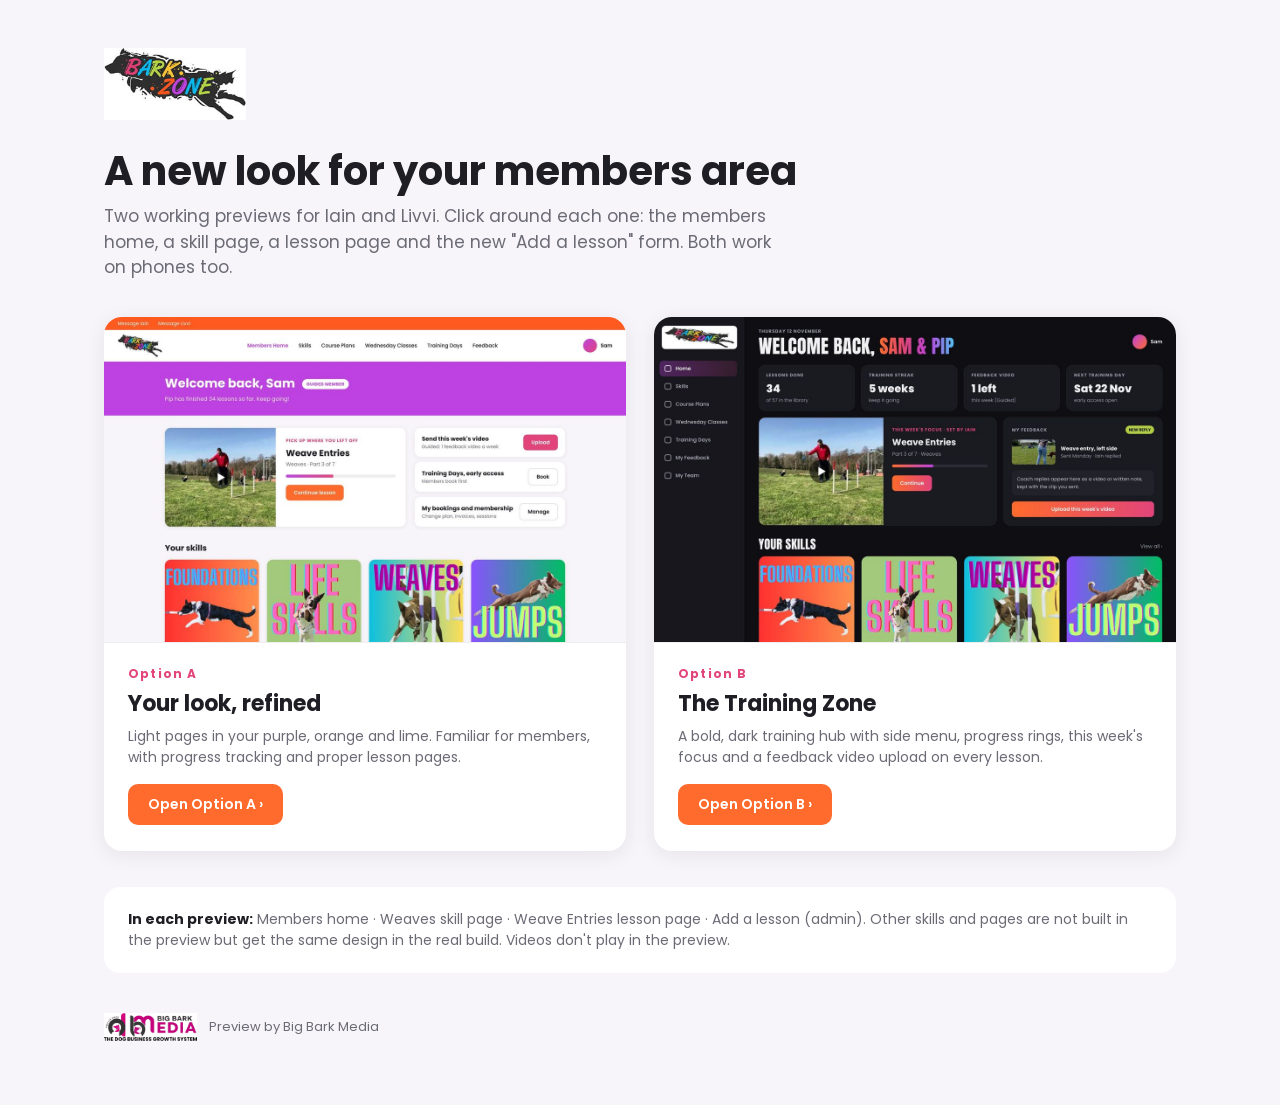
<file: index.html>
<!doctype html><html lang="en-GB"><head><meta charset="utf-8"><meta name="viewport" content="width=device-width, initial-scale=1">
<meta name="robots" content="noindex, nofollow"><title>BarkZone members area preview</title><link rel="preconnect" href="https://fonts.googleapis.com"><link href="https://fonts.googleapis.com/css2?family=Poppins:wght@400;500;600;700;800&family=Anton&display=swap" rel="stylesheet"><link rel="stylesheet" href="assets/demo.css">
<style>body{background:#f7f5f9;color:var(--ink)}.w{max-width:1120px;margin:0 auto;padding:48px 24px 64px}
.hd{display:flex;align-items:center;gap:20px}.hd img{height:72px}h1{font-size:clamp(28px,4vw,40px);line-height:1.15;margin-top:28px}
.lead{color:var(--muted);font-size:17px;max-width:680px;margin-top:10px}
.opts{display:grid;grid-template-columns:1fr 1fr;gap:28px;margin-top:36px}
.opt{background:#fff;border-radius:18px;overflow:hidden;box-shadow:0 4px 20px rgba(40,10,60,.08);transition:transform .2s,box-shadow .2s}
.opt:hover{transform:translateY(-4px);box-shadow:0 12px 32px rgba(40,10,60,.14)}
.opt img{width:100%;aspect-ratio:16/10;object-fit:cover;object-position:top;border-bottom:1px solid #eee}
.ot{padding:22px 24px 26px}.k{font-size:12px;font-weight:700;letter-spacing:.1em;color:var(--pink)}.ot h2{font-size:22px;margin:4px 0 6px}.ot p{color:var(--muted);font-size:14px}
.ot span{display:inline-block;margin-top:16px;background:var(--orange);color:#fff;font-weight:600;font-size:14px;padding:10px 20px;border-radius:10px}
.pages{margin-top:36px;background:#fff;border-radius:16px;padding:22px 24px;font-size:14px;color:var(--muted)}.pages b{color:var(--ink)}
.foot{margin-top:40px;display:flex;align-items:center;gap:12px;font-size:13px;color:var(--muted)}.foot img{height:28px}
@media (max-width:760px){.opts{grid-template-columns:1fr}.w{padding:28px 16px 48px}.hd img{height:56px}}</style></head><body><div class="w">
<div class="hd"><img src="img/logo.png" alt="BarkZone Agility"></div>
<h1>A new look for your members area</h1>
<p class="lead">Two working previews for Iain and Livvi. Click around each one: the members home, a skill page, a lesson page and the new "Add a lesson" form. Both work on phones too.</p>
<div class="opts"><a class="opt" href="a/index.html"><img src="img/preview-a-hub.jpg" alt="Option A preview"><div class="ot"><div class="k">Option A</div><h2>Your look, refined</h2><p>Light pages in your purple, orange and lime. Familiar for members, with progress tracking and proper lesson pages.</p><span>Open Option A ›</span></div></a>
<a class="opt" href="b/index.html"><img src="img/preview-b-hub.jpg" alt="Option B preview"><div class="ot"><div class="k">Option B</div><h2>The Training Zone</h2><p>A bold, dark training hub with side menu, progress rings, this week's focus and a feedback video upload on every lesson.</p><span>Open Option B ›</span></div></a></div>
<div class="pages"><b>In each preview:</b> Members home · Weaves skill page · Weave Entries lesson page · Add a lesson (admin). Other skills and pages are not built in the preview but get the same design in the real build. Videos don't play in the preview.</div>
<div class="foot"><img src="img/bbm-logo.png" alt="">Preview by Big Bark Media</div>
</div></body></html>
</file>
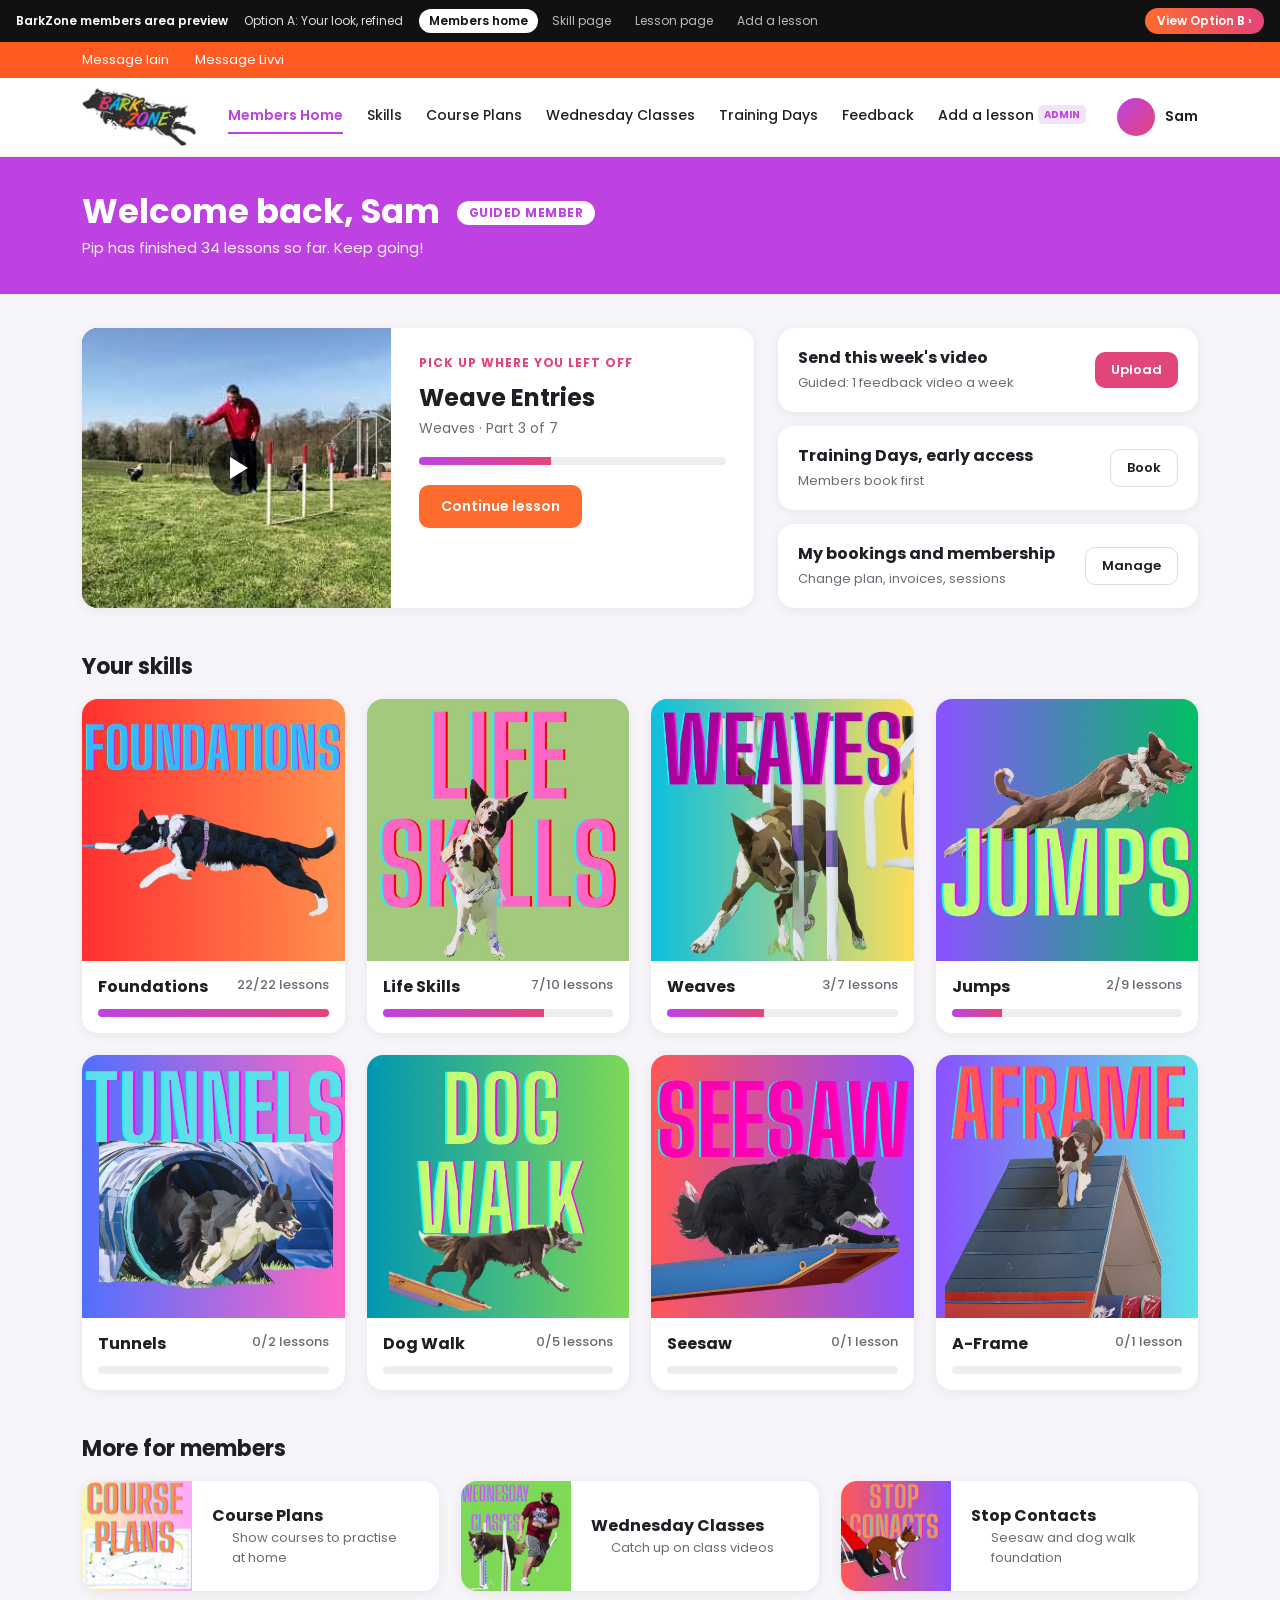
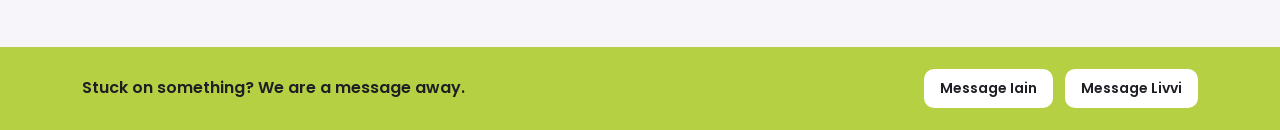
<file: a/index.html>
<!doctype html><html lang="en-GB"><head><meta charset="utf-8">
<meta name="viewport" content="width=device-width, initial-scale=1, viewport-fit=cover">
<meta name="robots" content="noindex, nofollow">
<title>Members home | BarkZone members preview</title><link rel="preconnect" href="https://fonts.googleapis.com"><link href="https://fonts.googleapis.com/css2?family=Poppins:wght@400;500;600;700;800&family=Anton&display=swap" rel="stylesheet">
<link rel="stylesheet" href="../assets/demo.css"><link rel="stylesheet" href="a.css">
</head><body class=""><div class="pv"><a href="../index.html"><b>BarkZone members area preview</b></a><span>Option A: Your look, refined</span><nav><a href="index.html" class="on">Members home</a><a href="weaves.html" class="">Skill page</a><a href="weave-entries.html" class="">Lesson page</a><a href="add-lesson.html" class="">Add a lesson</a></nav><a class="sw" href="../b/index.html">View Option B ›</a></div><div class="obar"><div class="w"><a href="#" data-demo="Opens WhatsApp to message Iain">Message Iain</a><a href="#" data-demo="Opens WhatsApp to message Livvi">Message Livvi</a></div></div><header class="nav"><div class="w"><a href="index.html"><img class="logo" src="../img/logo.png" alt="BarkZone Agility"></a><nav class="links"><a href="index.html" class="on">Members Home</a><a href="index.html#skills" class="">Skills</a><a href="#" class="" data-demo="Not part of this preview. This page gets the same new look in the real build.">Course Plans</a><a href="#" class="" data-demo="Not part of this preview. This page gets the same new look in the real build.">Wednesday Classes</a><a href="#" class="" data-demo="Not part of this preview. This page gets the same new look in the real build.">Training Days</a><a href="#" class="" data-demo="Not part of this preview. This page gets the same new look in the real build.">Feedback</a><a href="add-lesson.html" class="">Add a lesson<span class="adm">ADMIN</span></a></nav><div class="me"><i></i><span>Sam</span></div><button class="burger" data-menu aria-label="Menu">☰</button></div></header><section class="band"><div class="w"><h1>Welcome back, Sam <span class="chip">GUIDED MEMBER</span></h1><p>Pip has finished 34 lessons so far. Keep going!</p></div></section><main><div class="w">
<div class="hero">
 <div class="card cont"><a class="thumb" href="weave-entries.html"><img src="../img/yt_k_3itnoujyc.jpg" alt=""><span class="play"><i></i></span></a>
  <div class="txt"><div class="eyebrow">PICK UP WHERE YOU LEFT OFF</div>
   <div style="font-size:24px;font-weight:700;margin:8px 0 2px">Weave Entries</div><div class="muted" style="font-size:14px">Weaves · Part 3 of 7</div>
   <div class="bar" style="margin:18px 0 20px"><i style="width:43%"></i></div><a class="btn" href="weave-entries.html">Continue lesson</a></div></div>
 <div class="acts">
  <div class="card act"><div><b>Send this week's video</b><small>Guided: 1 feedback video a week</small></div><a class="btn pink sm" href="#" data-demo="Opens your feedback video form">Upload</a></div>
  <div class="card act"><div><b>Training Days, early access</b><small>Members book first</small></div><a class="btn ghost sm" href="#" data-demo="Opens Training Days booking (Amelia)">Book</a></div>
  <div class="card act"><div><b>My bookings and membership</b><small>Change plan, invoices, sessions</small></div><a class="btn ghost sm" href="#" data-demo="Opens the SureCart customer dashboard">Manage</a></div>
 </div>
</div>
<h2 class="sec" id="skills">Your skills</h2>
<div class="tiles"><a class="card tile" href="#" data-demo="This preview only has the Weaves skill built. In the real version every skill gets a page like it."><img src="../img/foundations.jpg" alt="Foundations" loading="lazy"><div class="tx"><div class="row">Foundations<span>22/22 lessons</span></div><div class="bar" style="margin-top:10px"><i style="width:100%"></i></div></div></a><a class="card tile" href="#" data-demo="This preview only has the Weaves skill built. In the real version every skill gets a page like it."><img src="../img/life-skills.jpg" alt="Life Skills" loading="lazy"><div class="tx"><div class="row">Life Skills<span>7/10 lessons</span></div><div class="bar" style="margin-top:10px"><i style="width:70%"></i></div></div></a><a class="card tile" href="weaves.html"><img src="../img/weaves.jpg" alt="Weaves" loading="lazy"><div class="tx"><div class="row">Weaves<span>3/7 lessons</span></div><div class="bar" style="margin-top:10px"><i style="width:42%"></i></div></div></a><a class="card tile" href="#" data-demo="This preview only has the Weaves skill built. In the real version every skill gets a page like it."><img src="../img/jumps.jpg" alt="Jumps" loading="lazy"><div class="tx"><div class="row">Jumps<span>2/9 lessons</span></div><div class="bar" style="margin-top:10px"><i style="width:22%"></i></div></div></a><a class="card tile" href="#" data-demo="This preview only has the Weaves skill built. In the real version every skill gets a page like it."><img src="../img/tunnels.jpg" alt="Tunnels" loading="lazy"><div class="tx"><div class="row">Tunnels<span>0/2 lessons</span></div><div class="bar" style="margin-top:10px"><i style="width:0%"></i></div></div></a><a class="card tile" href="#" data-demo="This preview only has the Weaves skill built. In the real version every skill gets a page like it."><img src="../img/dog-walk.jpg" alt="Dog Walk" loading="lazy"><div class="tx"><div class="row">Dog Walk<span>0/5 lessons</span></div><div class="bar" style="margin-top:10px"><i style="width:0%"></i></div></div></a><a class="card tile" href="#" data-demo="This preview only has the Weaves skill built. In the real version every skill gets a page like it."><img src="../img/seesaw.jpg" alt="Seesaw" loading="lazy"><div class="tx"><div class="row">Seesaw<span>0/1 lesson</span></div><div class="bar" style="margin-top:10px"><i style="width:0%"></i></div></div></a><a class="card tile" href="#" data-demo="This preview only has the Weaves skill built. In the real version every skill gets a page like it."><img src="../img/aframe.jpg" alt="A-Frame" loading="lazy"><div class="tx"><div class="row">A-Frame<span>0/1 lesson</span></div><div class="bar" style="margin-top:10px"><i style="width:0%"></i></div></div></a></div>
<h2 class="sec">More for members</h2>
<div class="more"><a class="card" href="#" data-demo="Not part of this preview. This page gets the same new look in the real build."><img src="../img/course.jpg" alt="" loading="lazy"><div><b>Course Plans</b><div class="muted" style="font-size:13px">Show courses to practise at home</div></div></a><a class="card" href="#" data-demo="Not part of this preview. This page gets the same new look in the real build."><img src="../img/wed.jpg" alt="" loading="lazy"><div><b>Wednesday Classes</b><div class="muted" style="font-size:13px">Catch up on class videos</div></div></a><a class="card" href="#" data-demo="Not part of this preview. This page gets the same new look in the real build."><img src="../img/stop.jpg" alt="" loading="lazy"><div><b>Stop Contacts</b><div class="muted" style="font-size:13px">Seesaw and dog walk foundation</div></div></a></div></div></main><footer class="slimfoot"><div class="w"><span>Stuck on something? We are a message away.</span><div class="wa"><a href="#" data-demo="Opens WhatsApp to message Iain">Message Iain</a><a href="#" data-demo="Opens WhatsApp to message Livvi">Message Livvi</a></div></div></footer><script src="../assets/demo.js"></script></body></html>
</file>
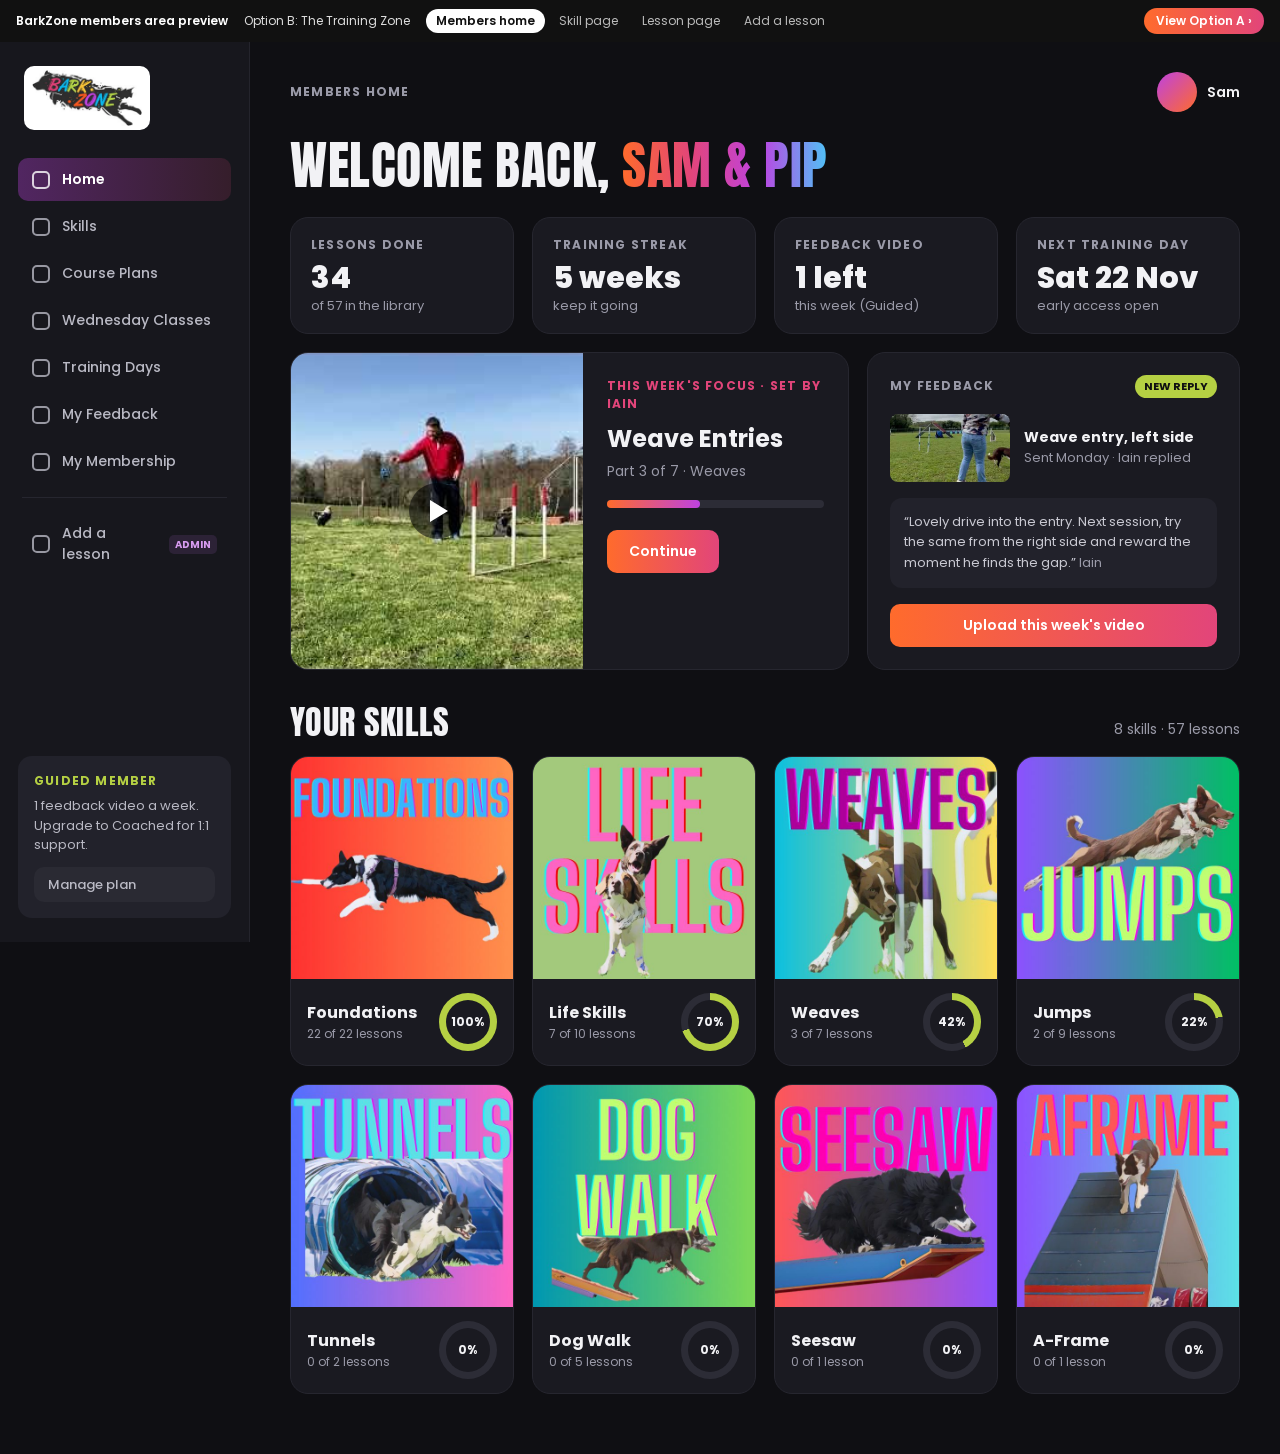
<file: b/index.html>
<!doctype html><html lang="en-GB"><head><meta charset="utf-8">
<meta name="viewport" content="width=device-width, initial-scale=1, viewport-fit=cover">
<meta name="robots" content="noindex, nofollow">
<title>Members home | BarkZone members preview</title><link rel="preconnect" href="https://fonts.googleapis.com"><link href="https://fonts.googleapis.com/css2?family=Poppins:wght@400;500;600;700;800&family=Anton&display=swap" rel="stylesheet">
<link rel="stylesheet" href="../assets/demo.css"><link rel="stylesheet" href="b.css">
</head><body class=""><div class="pv"><a href="../index.html"><b>BarkZone members area preview</b></a><span>Option B: The Training Zone</span><nav><a href="index.html" class="on">Members home</a><a href="weaves.html" class="">Skill page</a><a href="weave-entries.html" class="">Lesson page</a><a href="add-lesson.html" class="">Add a lesson</a></nav><a class="sw" href="../a/index.html">View Option A ›</a></div><div class="app"><aside class="side"><a href="index.html" style="padding:0;background:none"><img class="logo" src="../img/logo.png" alt="BarkZone Agility"></a><a href="index.html" class="on"><i></i>Home</a><a href="index.html#skills" class=""><i></i>Skills</a><a href="#" class="" data-demo="Not part of this preview. This page gets the same new look in the real build."><i></i>Course Plans</a><a href="#" class="" data-demo="Not part of this preview. This page gets the same new look in the real build."><i></i>Wednesday Classes</a><a href="#" class="" data-demo="Not part of this preview. This page gets the same new look in the real build."><i></i>Training Days</a><a href="#" class="" data-demo="Not part of this preview. This page gets the same new look in the real build."><i></i>My Feedback</a><a href="#" class="" data-demo="Not part of this preview. This page gets the same new look in the real build."><i></i>My Membership</a><div class="sep"></div><a href="add-lesson.html" class=""><i></i>Add a lesson<span class="adm">ADMIN</span></a><div class="tier"><div class="lbl" style="color:#b5d043">Guided member</div><div style="font-size:13px;color:#b9b9c4;margin:6px 0 12px">1 feedback video a week. Upgrade to Coached for 1:1 support.</div><a class="btn g sm" href="#" data-demo="Opens the SureCart customer dashboard">Manage plan</a></div></aside><main class="main"><div class="mtop"><a href="index.html"><img class="logo" src="../img/logo.png" alt="BarkZone Agility"></a><div class="me"><i style="width:34px;height:34px"></i></div></div><div class="top"><div class="lbl">Members home</div><div class="me"><i></i>Sam</div></div><div style="margin-bottom:24px"><div class="big">Welcome back, <span class="grad">Sam &amp; Pip</span></div></div>
<div class="stats"><div class="panel stat"><div class="lbl">Lessons done</div><div class="v">34</div><div class="muted" style="font-size:13px">of 57 in the library</div></div><div class="panel stat"><div class="lbl">Training streak</div><div class="v">5 weeks</div><div class="muted" style="font-size:13px">keep it going</div></div><div class="panel stat"><div class="lbl">Feedback video</div><div class="v">1 left</div><div class="muted" style="font-size:13px">this week (Guided)</div></div><div class="panel stat"><div class="lbl">Next training day</div><div class="v">Sat 22 Nov</div><div class="muted" style="font-size:13px">early access open</div></div></div>
<div class="duo">
 <div class="panel focus"><a class="thumb" href="weave-entries.html"><img src="../img/yt_k_3itnoujyc.jpg" alt=""><span class="play"><i></i></span></a>
  <div style="padding:24px"><div class="lbl" style="color:#e2457a">This week's focus · set by Iain</div><div style="font-size:24px;font-weight:700;margin:8px 0 4px">Weave Entries</div><div class="muted" style="font-size:14px">Part 3 of 7 · Weaves</div>
  <div class="track"><i style="width:43%"></i></div><a class="btn" href="weave-entries.html">Continue</a></div></div>
 <div class="panel" style="padding:22px"><div style="display:flex;justify-content:space-between;align-items:center"><div class="lbl">My feedback</div><span class="pill">NEW REPLY</span></div>
  <div style="display:flex;gap:14px;margin:16px 0;align-items:center"><span class="thumb" style="width:120px;height:68px;border-radius:8px;flex:none"><img src="../img/yt_jdhagjetawy.jpg" alt=""></span><div style="font-size:14px"><b>Weave entry, left side</b><div class="muted" style="font-size:13px">Sent Monday · Iain replied</div></div></div>
  <div style="background:#22222b;border-radius:12px;padding:14px;font-size:13px;color:#c9c9d2;line-height:1.6">“Lovely drive into the entry. Next session, try the same from the right side and reward the moment he finds the gap.” <span class="muted">Iain</span></div>
  <a class="btn" style="display:block;margin-top:16px" href="weave-entries.html#upload">Upload this week's video</a></div>
</div>
<div class="sec" id="skills"><div class="big" style="font-size:34px">Your skills</div><span class="muted" style="font-size:14px">8 skills · 57 lessons</span></div>
<div class="rail"><a class="panel" href="#" data-demo="This preview only has the Weaves skill built. In the real version every skill gets a page like it."><img src="../img/foundations.jpg" alt="Foundations" loading="lazy"><div class="tx"><div><div style="font-weight:700">Foundations</div><div class="muted" style="font-size:12px">22 of 22 lessons</div></div><div class="ring" style="--p:100"><b>100%</b></div></div></a><a class="panel" href="#" data-demo="This preview only has the Weaves skill built. In the real version every skill gets a page like it."><img src="../img/life-skills.jpg" alt="Life Skills" loading="lazy"><div class="tx"><div><div style="font-weight:700">Life Skills</div><div class="muted" style="font-size:12px">7 of 10 lessons</div></div><div class="ring" style="--p:70"><b>70%</b></div></div></a><a class="panel" href="weaves.html"><img src="../img/weaves.jpg" alt="Weaves" loading="lazy"><div class="tx"><div><div style="font-weight:700">Weaves</div><div class="muted" style="font-size:12px">3 of 7 lessons</div></div><div class="ring" style="--p:42"><b>42%</b></div></div></a><a class="panel" href="#" data-demo="This preview only has the Weaves skill built. In the real version every skill gets a page like it."><img src="../img/jumps.jpg" alt="Jumps" loading="lazy"><div class="tx"><div><div style="font-weight:700">Jumps</div><div class="muted" style="font-size:12px">2 of 9 lessons</div></div><div class="ring" style="--p:22"><b>22%</b></div></div></a><a class="panel" href="#" data-demo="This preview only has the Weaves skill built. In the real version every skill gets a page like it."><img src="../img/tunnels.jpg" alt="Tunnels" loading="lazy"><div class="tx"><div><div style="font-weight:700">Tunnels</div><div class="muted" style="font-size:12px">0 of 2 lessons</div></div><div class="ring" style="--p:0"><b>0%</b></div></div></a><a class="panel" href="#" data-demo="This preview only has the Weaves skill built. In the real version every skill gets a page like it."><img src="../img/dog-walk.jpg" alt="Dog Walk" loading="lazy"><div class="tx"><div><div style="font-weight:700">Dog Walk</div><div class="muted" style="font-size:12px">0 of 5 lessons</div></div><div class="ring" style="--p:0"><b>0%</b></div></div></a><a class="panel" href="#" data-demo="This preview only has the Weaves skill built. In the real version every skill gets a page like it."><img src="../img/seesaw.jpg" alt="Seesaw" loading="lazy"><div class="tx"><div><div style="font-weight:700">Seesaw</div><div class="muted" style="font-size:12px">0 of 1 lesson</div></div><div class="ring" style="--p:0"><b>0%</b></div></div></a><a class="panel" href="#" data-demo="This preview only has the Weaves skill built. In the real version every skill gets a page like it."><img src="../img/aframe.jpg" alt="A-Frame" loading="lazy"><div class="tx"><div><div style="font-weight:700">A-Frame</div><div class="muted" style="font-size:12px">0 of 1 lesson</div></div><div class="ring" style="--p:0"><b>0%</b></div></div></a></div></main></div><nav class="tabs"><a href="index.html" class="on"><i></i>Home</a><a href="weaves.html" class=""><i></i>Skills</a><a href="#" class="" data-demo="Not part of this preview. This page gets the same new look in the real build."><i></i>Plans</a><a href="#" class="" data-demo="Not part of this preview. This page gets the same new look in the real build."><i></i>Feedback</a><a href="add-lesson.html" class=""><i></i>Admin</a></nav><script src="../assets/demo.js"></script></body></html>
</file>
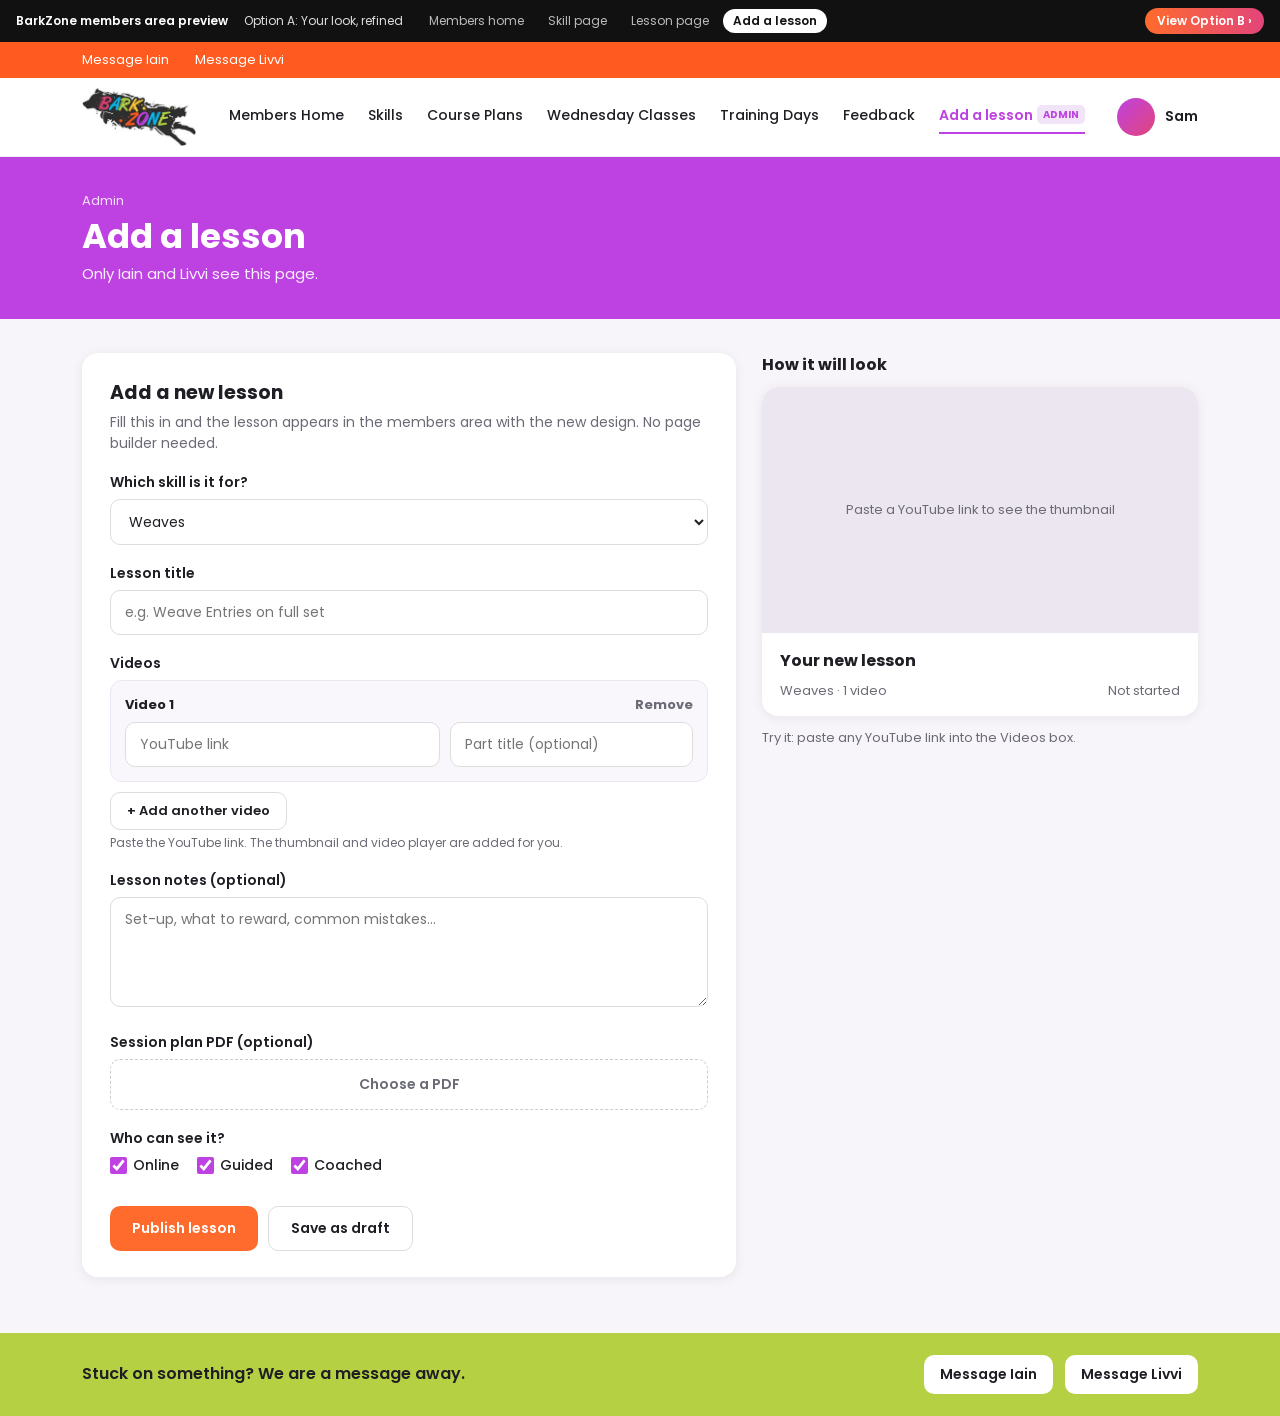
<file: a/add-lesson.html>
<!doctype html><html lang="en-GB"><head><meta charset="utf-8">
<meta name="viewport" content="width=device-width, initial-scale=1, viewport-fit=cover">
<meta name="robots" content="noindex, nofollow">
<title>Add a lesson | BarkZone members preview</title><link rel="preconnect" href="https://fonts.googleapis.com"><link href="https://fonts.googleapis.com/css2?family=Poppins:wght@400;500;600;700;800&family=Anton&display=swap" rel="stylesheet">
<link rel="stylesheet" href="../assets/demo.css"><link rel="stylesheet" href="a.css">
</head><body class=""><div class="pv"><a href="../index.html"><b>BarkZone members area preview</b></a><span>Option A: Your look, refined</span><nav><a href="index.html" class="">Members home</a><a href="weaves.html" class="">Skill page</a><a href="weave-entries.html" class="">Lesson page</a><a href="add-lesson.html" class="on">Add a lesson</a></nav><a class="sw" href="../b/add-lesson.html">View Option B ›</a></div><div class="obar"><div class="w"><a href="#" data-demo="Opens WhatsApp to message Iain">Message Iain</a><a href="#" data-demo="Opens WhatsApp to message Livvi">Message Livvi</a></div></div><header class="nav"><div class="w"><a href="index.html"><img class="logo" src="../img/logo.png" alt="BarkZone Agility"></a><nav class="links"><a href="index.html" class="">Members Home</a><a href="index.html#skills" class="">Skills</a><a href="#" class="" data-demo="Not part of this preview. This page gets the same new look in the real build.">Course Plans</a><a href="#" class="" data-demo="Not part of this preview. This page gets the same new look in the real build.">Wednesday Classes</a><a href="#" class="" data-demo="Not part of this preview. This page gets the same new look in the real build.">Training Days</a><a href="#" class="" data-demo="Not part of this preview. This page gets the same new look in the real build.">Feedback</a><a href="add-lesson.html" class="on">Add a lesson<span class="adm">ADMIN</span></a></nav><div class="me"><i></i><span>Sam</span></div><button class="burger" data-menu aria-label="Menu">☰</button></div></header><section class="band"><div class="w"><div class="crumb">Admin</div><h1>Add a lesson</h1><p>Only Iain and Livvi see this page.</p></div></section><main><div class="w"><div class="add"><form id="add-lesson" class="card form" novalidate>
<h2>Add a new lesson</h2><div class="muted" style="font-size:14px">Fill this in and the lesson appears in the members area with the new design. No page builder needed.</div>
<div class="fld"><label for="f-skill">Which skill is it for?</label><select id="f-skill" name="skill"><option>Foundations</option><option>Life Skills</option><option selected>Weaves</option><option>Jumps</option><option>Tunnels</option><option>Dog Walk</option><option>Seesaw</option><option>A-Frame</option><option>Course Plans</option><option>Wednesday Classes</option></select></div>
<div class="fld"><label for="f-title">Lesson title</label><input id="f-title" type="text" name="title" placeholder="e.g. Weave Entries on full set"></div>
<div class="fld"><span class="lab">Videos</span><div id="vid-rows"></div>
<button class="btn ghost sm" id="add-vid" type="button">+ Add another video</button>
<small>Paste the YouTube link. The thumbnail and video player are added for you.</small></div>
<div class="fld"><label for="f-notes">Lesson notes (optional)</label><textarea id="f-notes" name="notes" placeholder="Set-up, what to reward, common mistakes..."></textarea></div>
<div class="fld"><span class="lab">Session plan PDF (optional)</span><label class="file"><input type="file" accept="application/pdf" style="display:none">Choose a PDF</label></div>
<div class="fld"><span class="lab">Who can see it?</span><div class="checks"><label><input type="checkbox" checked> Online</label><label><input type="checkbox" checked> Guided</label><label><input type="checkbox" checked> Coached</label></div></div>
<div class="go"><button class="btn" type="submit">Publish lesson</button><a class="btn ghost" href="#" data-demo="Saved as a draft. Only admins can see it.">Save as draft</a></div>
<div class="done-msg" id="done-msg" hidden>✓ <b id="done-title"></b> has been added to <b id="done-skill"></b>. Members will see it straight away. <span style="opacity:.75">(Demo only, nothing was saved.)</span></div>
</form>
<template id="vid-row-tpl"><div class="vid-row"><div class="vid-top"><span><span class="vid-n">Video 1</span><span class="vid-ok"></span></span><a href="#" class="vid-x">Remove</a></div>
<div class="two"><input type="url" name="url" placeholder="YouTube link"><input type="text" name="vtitle" placeholder="Part title (optional)"></div></div></template>
<div class="preview"><div style="font-weight:700;margin-bottom:10px">How it will look</div>
<div class="card" style="overflow:hidden"><div class="pv-thumb"><img id="pv-thumb" alt=""><span>Paste a YouTube link to see the thumbnail</span></div>
<div style="padding:16px 18px"><div style="font-weight:700;font-size:16px" id="pv-title">Your new lesson</div>
<div style="display:flex;justify-content:space-between;margin-top:8px;font-size:13px"><span class="muted"><span id="pv-skill">Weaves</span> · <span id="pv-count">1 video</span></span><span class="s-todo">Not started</span></div></div></div>
<div class="muted" style="font-size:13px;margin-top:12px">Try it: paste any YouTube link into the Videos box.</div></div>
</div></div></main><footer class="slimfoot"><div class="w"><span>Stuck on something? We are a message away.</span><div class="wa"><a href="#" data-demo="Opens WhatsApp to message Iain">Message Iain</a><a href="#" data-demo="Opens WhatsApp to message Livvi">Message Livvi</a></div></div></footer><script src="../assets/demo.js"></script></body></html>
</file>
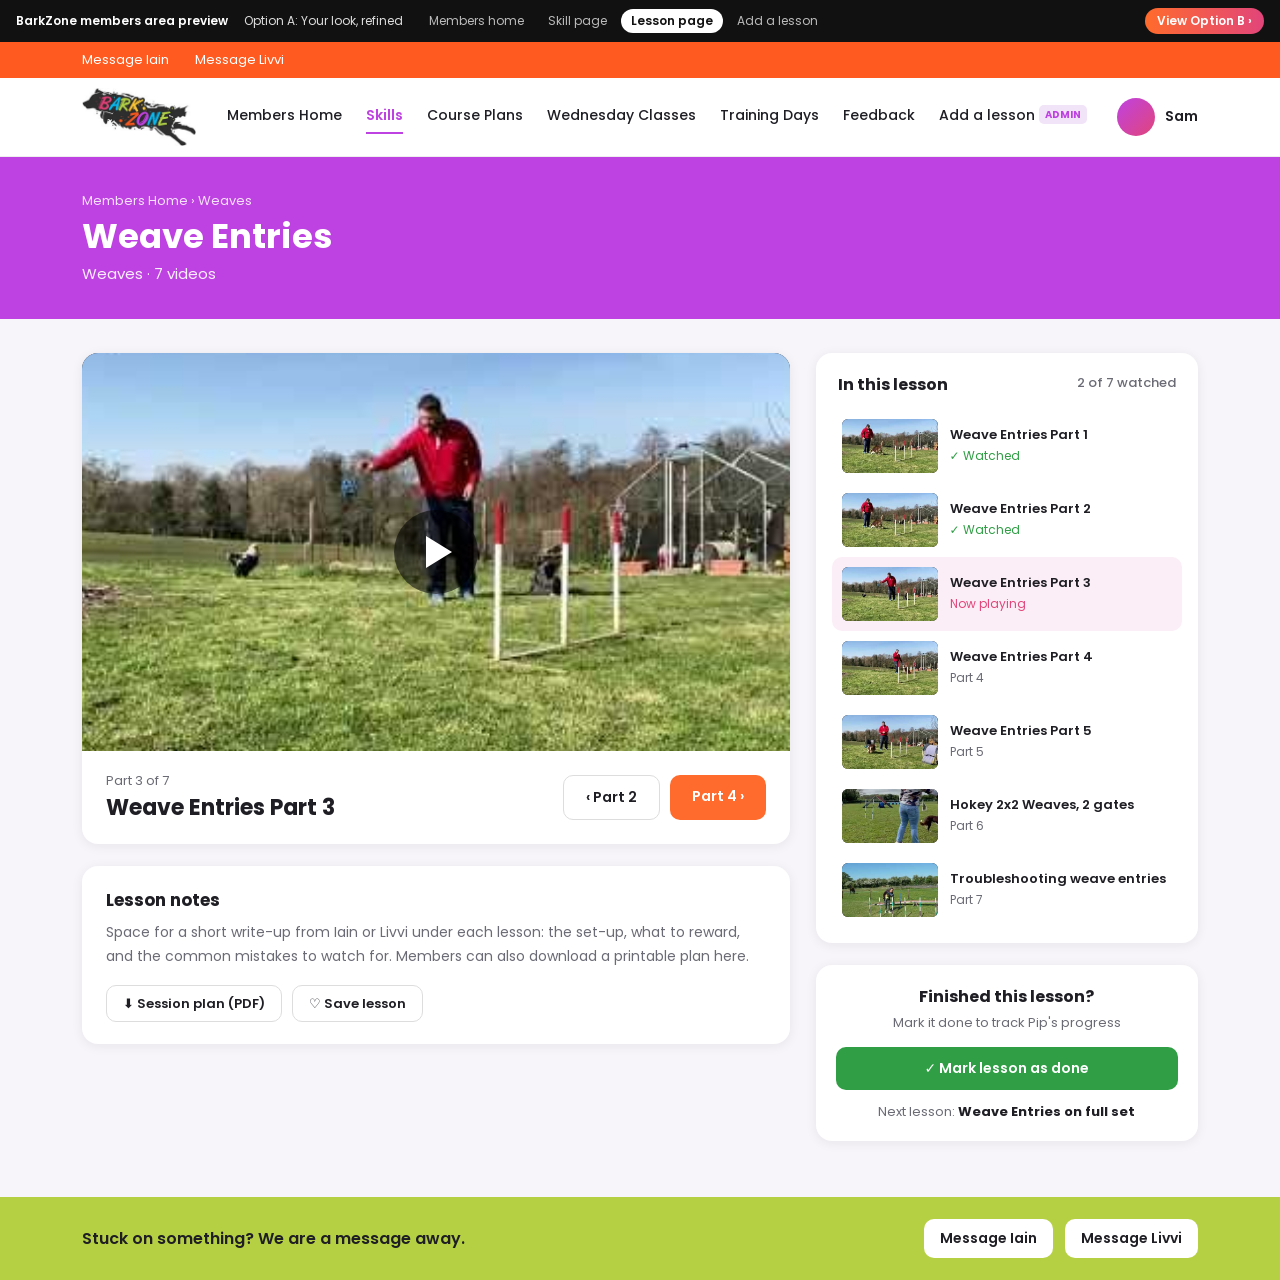
<file: a/weave-entries.html>
<!doctype html><html lang="en-GB"><head><meta charset="utf-8">
<meta name="viewport" content="width=device-width, initial-scale=1, viewport-fit=cover">
<meta name="robots" content="noindex, nofollow">
<title>Weave Entries | BarkZone members preview</title><link rel="preconnect" href="https://fonts.googleapis.com"><link href="https://fonts.googleapis.com/css2?family=Poppins:wght@400;500;600;700;800&family=Anton&display=swap" rel="stylesheet">
<link rel="stylesheet" href="../assets/demo.css"><link rel="stylesheet" href="a.css">
</head><body class=""><div class="pv"><a href="../index.html"><b>BarkZone members area preview</b></a><span>Option A: Your look, refined</span><nav><a href="index.html" class="">Members home</a><a href="weaves.html" class="">Skill page</a><a href="weave-entries.html" class="on">Lesson page</a><a href="add-lesson.html" class="">Add a lesson</a></nav><a class="sw" href="../b/weave-entries.html">View Option B ›</a></div><div class="obar"><div class="w"><a href="#" data-demo="Opens WhatsApp to message Iain">Message Iain</a><a href="#" data-demo="Opens WhatsApp to message Livvi">Message Livvi</a></div></div><header class="nav"><div class="w"><a href="index.html"><img class="logo" src="../img/logo.png" alt="BarkZone Agility"></a><nav class="links"><a href="index.html" class="">Members Home</a><a href="index.html#skills" class="on">Skills</a><a href="#" class="" data-demo="Not part of this preview. This page gets the same new look in the real build.">Course Plans</a><a href="#" class="" data-demo="Not part of this preview. This page gets the same new look in the real build.">Wednesday Classes</a><a href="#" class="" data-demo="Not part of this preview. This page gets the same new look in the real build.">Training Days</a><a href="#" class="" data-demo="Not part of this preview. This page gets the same new look in the real build.">Feedback</a><a href="add-lesson.html" class="">Add a lesson<span class="adm">ADMIN</span></a></nav><div class="me"><i></i><span>Sam</span></div><button class="burger" data-menu aria-label="Menu">☰</button></div></header><section class="band"><div class="w"><div class="crumb"><a href="index.html">Members Home</a> › <a href="weaves.html">Weaves</a></div><h1>Weave Entries</h1><p>Weaves · 7 videos</p></div></section><main><div class="w"><div class="lesson">
<div><div class="card" style="overflow:hidden"><a class="thumb player" href="#" data-demo="In the real members area the YouTube video plays here."><img id="pl-thumb" src="../img/yt_k_3itnoujyc.jpg" alt=""><span class="play lg"><i></i></span></a>
<div class="ph"><div><div class="muted" style="font-size:13px" id="pl-num">Part 3 of 7</div><h2 id="pl-title">Weave Entries Part 3</h2></div>
<div class="navbtns"><a class="btn ghost" href="#" id="pl-prev">‹ Part 2</a><a class="btn" href="#" id="pl-next">Part 4 ›</a></div></div></div>
<div class="card notes"><div style="font-weight:700;font-size:17px;margin-bottom:8px">Lesson notes</div>
<p>Space for a short write-up from Iain or Livvi under each lesson: the set-up, what to reward, and the common mistakes to watch for. Members can also download a printable plan here.</p>
<div style="display:flex;gap:10px;margin-top:16px;flex-wrap:wrap"><a class="btn ghost sm" href="#" data-demo="Downloads the session plan PDF">⬇ Session plan (PDF)</a><a class="btn ghost sm" href="#" data-demo="Saved to My saved lessons">♡ Save lesson</a></div></div></div>
<div><div class="card pl"><div class="pl-h">In this lesson<span class="muted" style="font-weight:500;font-size:13px" id="pl-count">2 of 7 watched</span></div><button class="part watched" data-part data-title="Weave Entries Part 1" data-thumb="../img/yt_9ighu9ilb5g.jpg"><span class="thumb"><img src="../img/yt_9ighu9ilb5g.jpg" alt="" loading="lazy"></span><span><b>Weave Entries Part 1</b><span class="st"></span></span></button><button class="part watched" data-part data-title="Weave Entries Part 2" data-thumb="../img/yt_9ighu9ilb5g.jpg"><span class="thumb"><img src="../img/yt_9ighu9ilb5g.jpg" alt="" loading="lazy"></span><span><b>Weave Entries Part 2</b><span class="st"></span></span></button><button class="part current" data-part data-title="Weave Entries Part 3" data-thumb="../img/yt_k_3itnoujyc.jpg"><span class="thumb"><img src="../img/yt_k_3itnoujyc.jpg" alt="" loading="lazy"></span><span><b>Weave Entries Part 3</b><span class="st"></span></span></button><button class="part" data-part data-title="Weave Entries Part 4" data-thumb="../img/yt_vkrzkg9vomm.jpg"><span class="thumb"><img src="../img/yt_vkrzkg9vomm.jpg" alt="" loading="lazy"></span><span><b>Weave Entries Part 4</b><span class="st"></span></span></button><button class="part" data-part data-title="Weave Entries Part 5" data-thumb="../img/yt_hanzt6bwepe.jpg"><span class="thumb"><img src="../img/yt_hanzt6bwepe.jpg" alt="" loading="lazy"></span><span><b>Weave Entries Part 5</b><span class="st"></span></span></button><button class="part" data-part data-title="Hokey 2x2 Weaves, 2 gates" data-thumb="../img/yt_jdhagjetawy.jpg"><span class="thumb"><img src="../img/yt_jdhagjetawy.jpg" alt="" loading="lazy"></span><span><b>Hokey 2x2 Weaves, 2 gates</b><span class="st"></span></span></button><button class="part" data-part data-title="Troubleshooting weave entries" data-thumb="../img/yt_yffzsbw73ei.jpg"><span class="thumb"><img src="../img/yt_yffzsbw73ei.jpg" alt="" loading="lazy"></span><span><b>Troubleshooting weave entries</b><span class="st"></span></span></button></div>
<div class="card fin"><div style="font-weight:700">Finished this lesson?</div><div class="muted" style="font-size:13px;margin-top:4px">Mark it done to track Pip's progress</div><a class="btn green" href="#" id="pl-done">✓ Mark lesson as done</a>
<div class="muted" style="font-size:13px;margin-top:12px">Next lesson: <b style="color:var(--ink)">Weave Entries on full set</b></div></div></div>
</div></div></main><footer class="slimfoot"><div class="w"><span>Stuck on something? We are a message away.</span><div class="wa"><a href="#" data-demo="Opens WhatsApp to message Iain">Message Iain</a><a href="#" data-demo="Opens WhatsApp to message Livvi">Message Livvi</a></div></div></footer><script src="../assets/demo.js"></script></body></html>
</file>
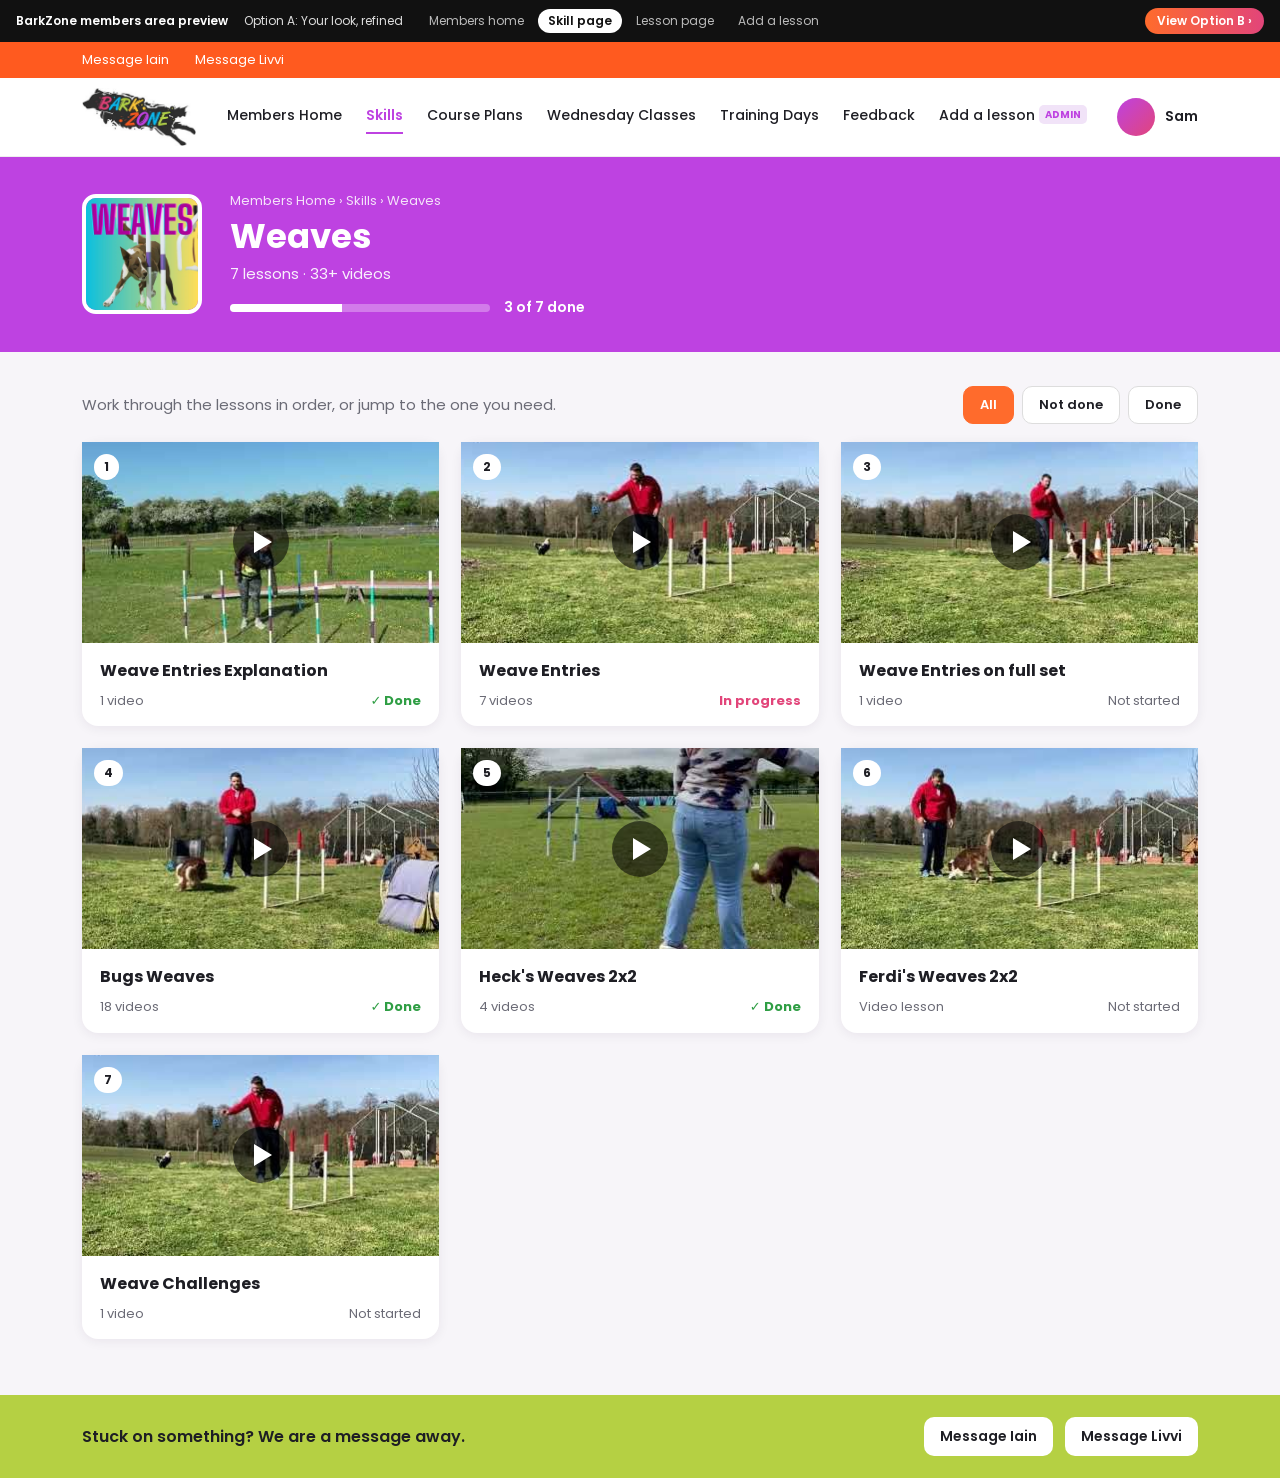
<file: a/weaves.html>
<!doctype html><html lang="en-GB"><head><meta charset="utf-8">
<meta name="viewport" content="width=device-width, initial-scale=1, viewport-fit=cover">
<meta name="robots" content="noindex, nofollow">
<title>Weaves | BarkZone members preview</title><link rel="preconnect" href="https://fonts.googleapis.com"><link href="https://fonts.googleapis.com/css2?family=Poppins:wght@400;500;600;700;800&family=Anton&display=swap" rel="stylesheet">
<link rel="stylesheet" href="../assets/demo.css"><link rel="stylesheet" href="a.css">
</head><body class=""><div class="pv"><a href="../index.html"><b>BarkZone members area preview</b></a><span>Option A: Your look, refined</span><nav><a href="index.html" class="">Members home</a><a href="weaves.html" class="on">Skill page</a><a href="weave-entries.html" class="">Lesson page</a><a href="add-lesson.html" class="">Add a lesson</a></nav><a class="sw" href="../b/weaves.html">View Option B ›</a></div><div class="obar"><div class="w"><a href="#" data-demo="Opens WhatsApp to message Iain">Message Iain</a><a href="#" data-demo="Opens WhatsApp to message Livvi">Message Livvi</a></div></div><header class="nav"><div class="w"><a href="index.html"><img class="logo" src="../img/logo.png" alt="BarkZone Agility"></a><nav class="links"><a href="index.html" class="">Members Home</a><a href="index.html#skills" class="on">Skills</a><a href="#" class="" data-demo="Not part of this preview. This page gets the same new look in the real build.">Course Plans</a><a href="#" class="" data-demo="Not part of this preview. This page gets the same new look in the real build.">Wednesday Classes</a><a href="#" class="" data-demo="Not part of this preview. This page gets the same new look in the real build.">Training Days</a><a href="#" class="" data-demo="Not part of this preview. This page gets the same new look in the real build.">Feedback</a><a href="add-lesson.html" class="">Add a lesson<span class="adm">ADMIN</span></a></nav><div class="me"><i></i><span>Sam</span></div><button class="burger" data-menu aria-label="Menu">☰</button></div></header><section class="band"><div class="w"><div class="skill-head"><img src="../img/weaves.jpg" alt="Weaves"><div><div class="crumb"><a href="index.html">Members Home</a> › Skills › Weaves</div><h1>Weaves</h1><p>7 lessons · 33+ videos</p><div class="prog"><div class="bar" style="width:260px;background:rgba(255,255,255,.3)"><i style="width:43%;background:#fff"></i></div><span style="font-size:14px;font-weight:600">3 of 7 done</span></div></div></div></div></section><main><div class="w"><div class="tools">
<div class="muted" style="font-size:15px">Work through the lessons in order, or jump to the one you need.</div>
<div class="filt"><button class="on" data-filter="all">All</button><button data-filter="todo">Not done</button><button data-filter="done">Done</button></div></div>
<div class="lessons"><a class="card" href="#" data-state="done" data-demo="This preview has the Weave Entries lesson built. Every lesson gets the same page."><span class="thumb" style="aspect-ratio:16/9"><img src="../img/yt_yffzsbw73ei.jpg" alt="" loading="lazy"><span class="play"><i></i></span><span class="num">1</span></span><div class="tx"><div style="font-weight:700;font-size:16px">Weave Entries Explanation</div><div class="meta"><span class="muted">1 video</span><span class="s-done">✓ Done</span></div></div></a><a class="card" href="weave-entries.html" data-state="progress"><span class="thumb" style="aspect-ratio:16/9"><img src="../img/yt_k_3itnoujyc.jpg" alt="" loading="lazy"><span class="play"><i></i></span><span class="num">2</span></span><div class="tx"><div style="font-weight:700;font-size:16px">Weave Entries</div><div class="meta"><span class="muted">7 videos</span><span class="s-progress">In progress</span></div></div></a><a class="card" href="#" data-state="todo" data-demo="This preview has the Weave Entries lesson built. Every lesson gets the same page."><span class="thumb" style="aspect-ratio:16/9"><img src="../img/yt_vkrzkg9vomm.jpg" alt="" loading="lazy"><span class="play"><i></i></span><span class="num">3</span></span><div class="tx"><div style="font-weight:700;font-size:16px">Weave Entries on full set</div><div class="meta"><span class="muted">1 video</span><span class="s-todo">Not started</span></div></div></a><a class="card" href="#" data-state="done" data-demo="This preview has the Weave Entries lesson built. Every lesson gets the same page."><span class="thumb" style="aspect-ratio:16/9"><img src="../img/yt_hanzt6bwepe.jpg" alt="" loading="lazy"><span class="play"><i></i></span><span class="num">4</span></span><div class="tx"><div style="font-weight:700;font-size:16px">Bugs Weaves</div><div class="meta"><span class="muted">18 videos</span><span class="s-done">✓ Done</span></div></div></a><a class="card" href="#" data-state="done" data-demo="This preview has the Weave Entries lesson built. Every lesson gets the same page."><span class="thumb" style="aspect-ratio:16/9"><img src="../img/yt_jdhagjetawy.jpg" alt="" loading="lazy"><span class="play"><i></i></span><span class="num">5</span></span><div class="tx"><div style="font-weight:700;font-size:16px">Heck&#x27;s Weaves 2x2</div><div class="meta"><span class="muted">4 videos</span><span class="s-done">✓ Done</span></div></div></a><a class="card" href="#" data-state="todo" data-demo="This preview has the Weave Entries lesson built. Every lesson gets the same page."><span class="thumb" style="aspect-ratio:16/9"><img src="../img/yt_9ighu9ilb5g.jpg" alt="" loading="lazy"><span class="play"><i></i></span><span class="num">6</span></span><div class="tx"><div style="font-weight:700;font-size:16px">Ferdi&#x27;s Weaves 2x2</div><div class="meta"><span class="muted">Video lesson</span><span class="s-todo">Not started</span></div></div></a><a class="card" href="#" data-state="todo" data-demo="This preview has the Weave Entries lesson built. Every lesson gets the same page."><span class="thumb" style="aspect-ratio:16/9"><img src="../img/yt_k_3itnoujyc.jpg" alt="" loading="lazy"><span class="play"><i></i></span><span class="num">7</span></span><div class="tx"><div style="font-weight:700;font-size:16px">Weave Challenges</div><div class="meta"><span class="muted">1 video</span><span class="s-todo">Not started</span></div></div></a></div></div></main><footer class="slimfoot"><div class="w"><span>Stuck on something? We are a message away.</span><div class="wa"><a href="#" data-demo="Opens WhatsApp to message Iain">Message Iain</a><a href="#" data-demo="Opens WhatsApp to message Livvi">Message Livvi</a></div></div></footer><script src="../assets/demo.js"></script></body></html>
</file>
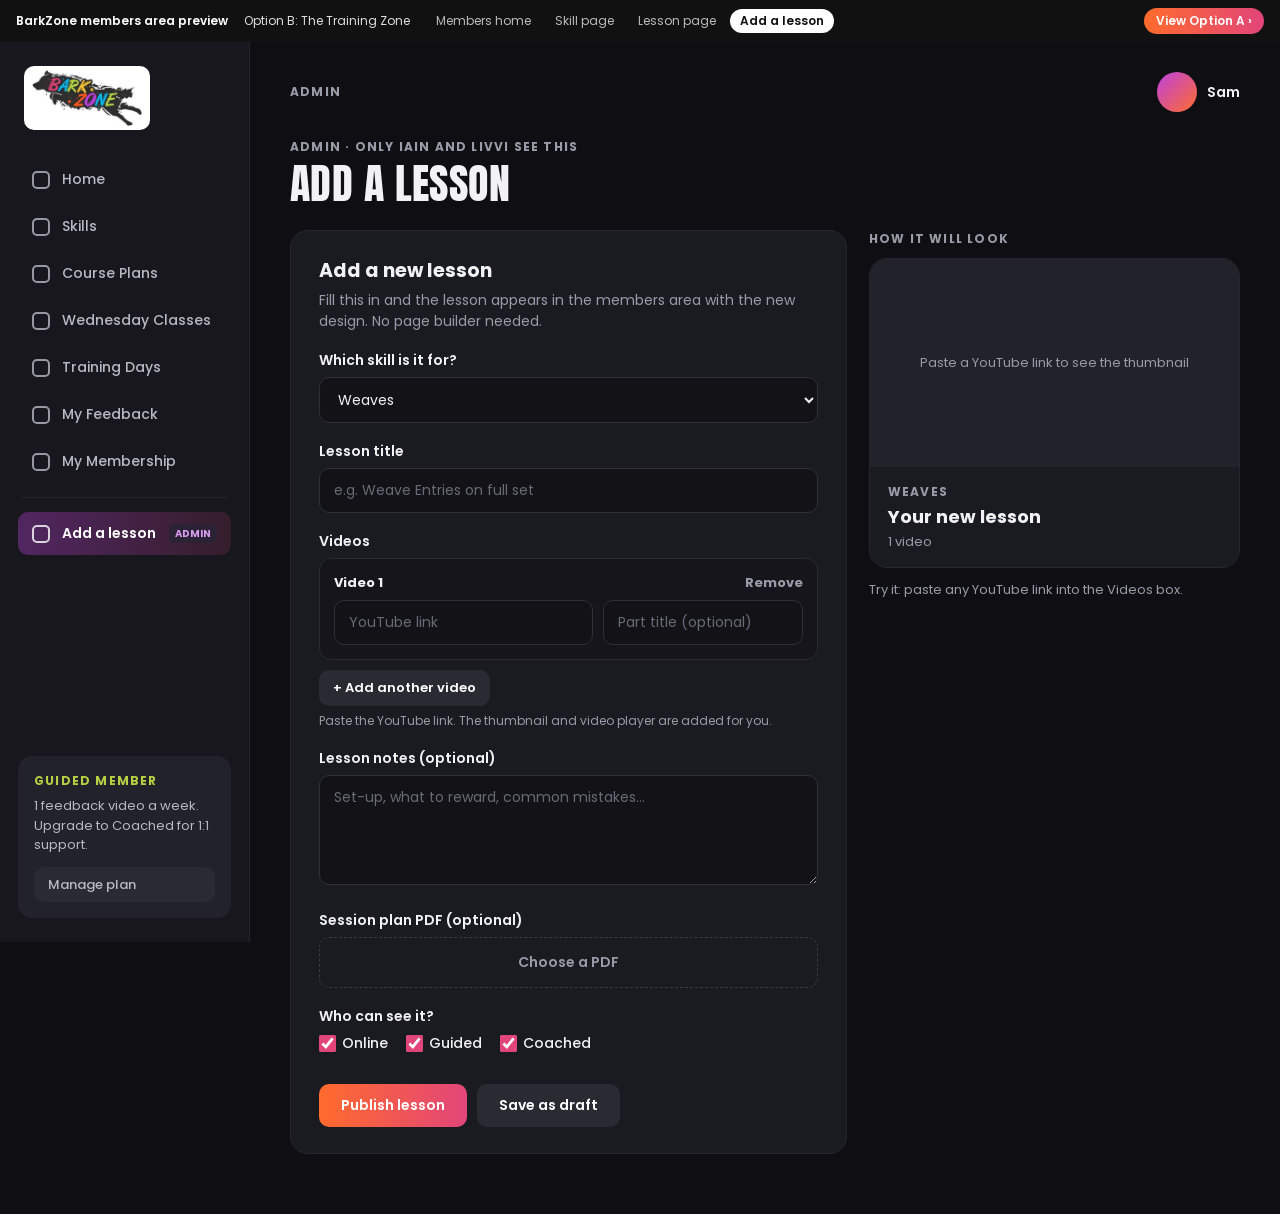
<file: b/add-lesson.html>
<!doctype html><html lang="en-GB"><head><meta charset="utf-8">
<meta name="viewport" content="width=device-width, initial-scale=1, viewport-fit=cover">
<meta name="robots" content="noindex, nofollow">
<title>Add a lesson | BarkZone members preview</title><link rel="preconnect" href="https://fonts.googleapis.com"><link href="https://fonts.googleapis.com/css2?family=Poppins:wght@400;500;600;700;800&family=Anton&display=swap" rel="stylesheet">
<link rel="stylesheet" href="../assets/demo.css"><link rel="stylesheet" href="b.css">
</head><body class=""><div class="pv"><a href="../index.html"><b>BarkZone members area preview</b></a><span>Option B: The Training Zone</span><nav><a href="index.html" class="">Members home</a><a href="weaves.html" class="">Skill page</a><a href="weave-entries.html" class="">Lesson page</a><a href="add-lesson.html" class="on">Add a lesson</a></nav><a class="sw" href="../a/add-lesson.html">View Option A ›</a></div><div class="app"><aside class="side"><a href="index.html" style="padding:0;background:none"><img class="logo" src="../img/logo.png" alt="BarkZone Agility"></a><a href="index.html" class=""><i></i>Home</a><a href="index.html#skills" class=""><i></i>Skills</a><a href="#" class="" data-demo="Not part of this preview. This page gets the same new look in the real build."><i></i>Course Plans</a><a href="#" class="" data-demo="Not part of this preview. This page gets the same new look in the real build."><i></i>Wednesday Classes</a><a href="#" class="" data-demo="Not part of this preview. This page gets the same new look in the real build."><i></i>Training Days</a><a href="#" class="" data-demo="Not part of this preview. This page gets the same new look in the real build."><i></i>My Feedback</a><a href="#" class="" data-demo="Not part of this preview. This page gets the same new look in the real build."><i></i>My Membership</a><div class="sep"></div><a href="add-lesson.html" class="on"><i></i>Add a lesson<span class="adm">ADMIN</span></a><div class="tier"><div class="lbl" style="color:#b5d043">Guided member</div><div style="font-size:13px;color:#b9b9c4;margin:6px 0 12px">1 feedback video a week. Upgrade to Coached for 1:1 support.</div><a class="btn g sm" href="#" data-demo="Opens the SureCart customer dashboard">Manage plan</a></div></aside><main class="main"><div class="mtop"><a href="index.html"><img class="logo" src="../img/logo.png" alt="BarkZone Agility"></a><div class="me"><i style="width:34px;height:34px"></i></div></div><div class="top"><div class="lbl">Admin</div><div class="me"><i></i>Sam</div></div><div style="margin-bottom:24px"><div class="lbl">Admin · only Iain and Livvi see this</div><div class="big" style="margin-top:6px;font-size:clamp(30px,4vw,42px)">Add a lesson</div></div>
<div class="add"><form id="add-lesson" class="panel form" novalidate>
<h2>Add a new lesson</h2><div class="muted" style="font-size:14px">Fill this in and the lesson appears in the members area with the new design. No page builder needed.</div>
<div class="fld"><label for="f-skill">Which skill is it for?</label><select id="f-skill" name="skill"><option>Foundations</option><option>Life Skills</option><option selected>Weaves</option><option>Jumps</option><option>Tunnels</option><option>Dog Walk</option><option>Seesaw</option><option>A-Frame</option><option>Course Plans</option><option>Wednesday Classes</option></select></div>
<div class="fld"><label for="f-title">Lesson title</label><input id="f-title" type="text" name="title" placeholder="e.g. Weave Entries on full set"></div>
<div class="fld"><span class="lab">Videos</span><div id="vid-rows"></div>
<button class="btn g sm" id="add-vid" type="button">+ Add another video</button>
<small>Paste the YouTube link. The thumbnail and video player are added for you.</small></div>
<div class="fld"><label for="f-notes">Lesson notes (optional)</label><textarea id="f-notes" name="notes" placeholder="Set-up, what to reward, common mistakes..."></textarea></div>
<div class="fld"><span class="lab">Session plan PDF (optional)</span><label class="file"><input type="file" accept="application/pdf" style="display:none">Choose a PDF</label></div>
<div class="fld"><span class="lab">Who can see it?</span><div class="checks"><label><input type="checkbox" checked> Online</label><label><input type="checkbox" checked> Guided</label><label><input type="checkbox" checked> Coached</label></div></div>
<div class="go"><button class="btn" type="submit">Publish lesson</button><a class="btn g" href="#" data-demo="Saved as a draft. Only admins can see it.">Save as draft</a></div>
<div class="done-msg" id="done-msg" hidden>✓ <b id="done-title"></b> has been added to <b id="done-skill"></b>. Members will see it straight away. <span style="opacity:.75">(Demo only, nothing was saved.)</span></div>
</form>
<template id="vid-row-tpl"><div class="vid-row"><div class="vid-top"><span><span class="vid-n">Video 1</span><span class="vid-ok"></span></span><a href="#" class="vid-x">Remove</a></div>
<div class="two"><input type="url" name="url" placeholder="YouTube link"><input type="text" name="vtitle" placeholder="Part title (optional)"></div></div></template>
<div class="preview"><div class="lbl" style="margin-bottom:10px">How it will look</div>
<div class="panel" style="overflow:hidden"><div class="pv-thumb"><img id="pv-thumb" alt=""><span>Paste a YouTube link to see the thumbnail</span></div>
<div style="padding:16px 18px"><div class="lbl" id="pv-skill">Weaves</div><div style="font-size:18px;font-weight:700;margin-top:2px" id="pv-title">Your new lesson</div><div class="muted" style="font-size:13px;margin-top:2px" id="pv-count">1 video</div></div></div>
<div class="muted" style="font-size:13px;margin-top:12px">Try it: paste any YouTube link into the Videos box.</div></div></div></main></div><nav class="tabs"><a href="index.html" class=""><i></i>Home</a><a href="weaves.html" class=""><i></i>Skills</a><a href="#" class="" data-demo="Not part of this preview. This page gets the same new look in the real build."><i></i>Plans</a><a href="#" class="" data-demo="Not part of this preview. This page gets the same new look in the real build."><i></i>Feedback</a><a href="add-lesson.html" class="on"><i></i>Admin</a></nav><script src="../assets/demo.js"></script></body></html>
</file>
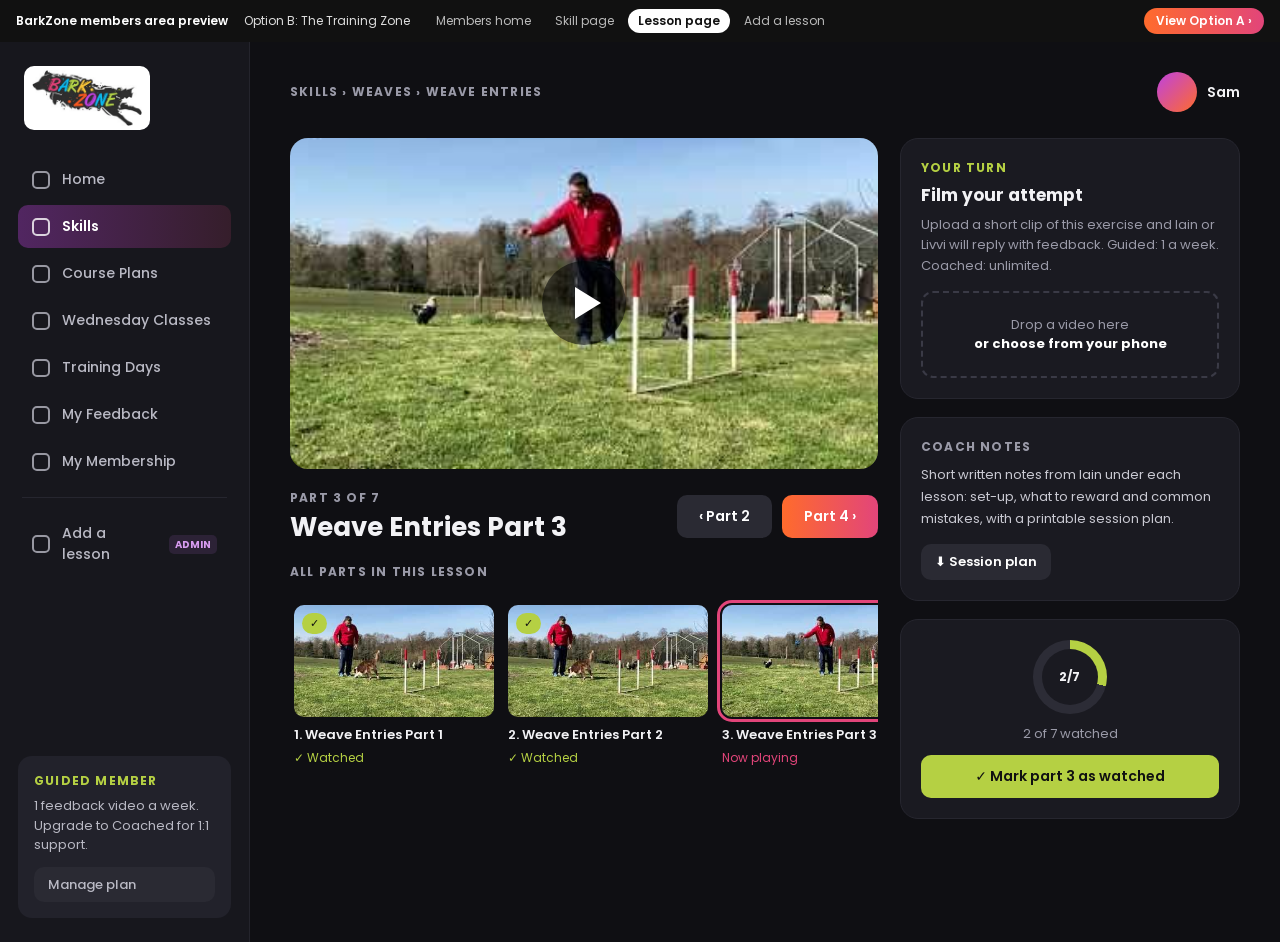
<file: b/weave-entries.html>
<!doctype html><html lang="en-GB"><head><meta charset="utf-8">
<meta name="viewport" content="width=device-width, initial-scale=1, viewport-fit=cover">
<meta name="robots" content="noindex, nofollow">
<title>Weave Entries | BarkZone members preview</title><link rel="preconnect" href="https://fonts.googleapis.com"><link href="https://fonts.googleapis.com/css2?family=Poppins:wght@400;500;600;700;800&family=Anton&display=swap" rel="stylesheet">
<link rel="stylesheet" href="../assets/demo.css"><link rel="stylesheet" href="b.css">
</head><body class=""><div class="pv"><a href="../index.html"><b>BarkZone members area preview</b></a><span>Option B: The Training Zone</span><nav><a href="index.html" class="">Members home</a><a href="weaves.html" class="">Skill page</a><a href="weave-entries.html" class="on">Lesson page</a><a href="add-lesson.html" class="">Add a lesson</a></nav><a class="sw" href="../a/weave-entries.html">View Option A ›</a></div><div class="app"><aside class="side"><a href="index.html" style="padding:0;background:none"><img class="logo" src="../img/logo.png" alt="BarkZone Agility"></a><a href="index.html" class=""><i></i>Home</a><a href="index.html#skills" class="on"><i></i>Skills</a><a href="#" class="" data-demo="Not part of this preview. This page gets the same new look in the real build."><i></i>Course Plans</a><a href="#" class="" data-demo="Not part of this preview. This page gets the same new look in the real build."><i></i>Wednesday Classes</a><a href="#" class="" data-demo="Not part of this preview. This page gets the same new look in the real build."><i></i>Training Days</a><a href="#" class="" data-demo="Not part of this preview. This page gets the same new look in the real build."><i></i>My Feedback</a><a href="#" class="" data-demo="Not part of this preview. This page gets the same new look in the real build."><i></i>My Membership</a><div class="sep"></div><a href="add-lesson.html" class=""><i></i>Add a lesson<span class="adm">ADMIN</span></a><div class="tier"><div class="lbl" style="color:#b5d043">Guided member</div><div style="font-size:13px;color:#b9b9c4;margin:6px 0 12px">1 feedback video a week. Upgrade to Coached for 1:1 support.</div><a class="btn g sm" href="#" data-demo="Opens the SureCart customer dashboard">Manage plan</a></div></aside><main class="main"><div class="mtop"><a href="index.html"><img class="logo" src="../img/logo.png" alt="BarkZone Agility"></a><div class="me"><i style="width:34px;height:34px"></i></div></div><div class="top"><div class="lbl"><a href="index.html">Skills</a> › <a href="weaves.html">Weaves</a> › Weave Entries</div><div class="me"><i></i>Sam</div></div><div class="lesson">
<div style="min-width:0"><a class="thumb player" href="#" data-demo="In the real members area the YouTube video plays here."><img id="pl-thumb" src="../img/yt_k_3itnoujyc.jpg" alt=""><span class="play lg"><i></i></span></a>
<div class="lh"><div><div class="lbl" id="pl-num">Part 3 of 7</div><h1 id="pl-title">Weave Entries Part 3</h1></div>
<div class="btns" style="margin:0"><a class="btn g" href="#" id="pl-prev">‹ Part 2</a><a class="btn" href="#" id="pl-next">Part 4 ›</a></div></div>
<div class="lbl" style="margin-bottom:10px">All parts in this lesson</div>
<div class="chips"><button class="part watched" data-part data-title="Weave Entries Part 1" data-thumb="../img/yt_9ighu9ilb5g.jpg"><span class="thumb"><img src="../img/yt_9ighu9ilb5g.jpg" alt="" loading="lazy"><span class="tick">✓</span></span><b>1. Weave Entries Part 1</b><span class="st"></span></button><button class="part watched" data-part data-title="Weave Entries Part 2" data-thumb="../img/yt_9ighu9ilb5g.jpg"><span class="thumb"><img src="../img/yt_9ighu9ilb5g.jpg" alt="" loading="lazy"><span class="tick">✓</span></span><b>2. Weave Entries Part 2</b><span class="st"></span></button><button class="part current" data-part data-title="Weave Entries Part 3" data-thumb="../img/yt_k_3itnoujyc.jpg"><span class="thumb"><img src="../img/yt_k_3itnoujyc.jpg" alt="" loading="lazy"><span class="tick">✓</span></span><b>3. Weave Entries Part 3</b><span class="st"></span></button><button class="part" data-part data-title="Weave Entries Part 4" data-thumb="../img/yt_vkrzkg9vomm.jpg"><span class="thumb"><img src="../img/yt_vkrzkg9vomm.jpg" alt="" loading="lazy"><span class="tick">✓</span></span><b>4. Weave Entries Part 4</b><span class="st"></span></button><button class="part" data-part data-title="Weave Entries Part 5" data-thumb="../img/yt_hanzt6bwepe.jpg"><span class="thumb"><img src="../img/yt_hanzt6bwepe.jpg" alt="" loading="lazy"><span class="tick">✓</span></span><b>5. Weave Entries Part 5</b><span class="st"></span></button><button class="part" data-part data-title="Hokey 2x2 Weaves, 2 gates" data-thumb="../img/yt_jdhagjetawy.jpg"><span class="thumb"><img src="../img/yt_jdhagjetawy.jpg" alt="" loading="lazy"><span class="tick">✓</span></span><b>6. Hokey 2x2 Weaves, 2 gates</b><span class="st"></span></button><button class="part" data-part data-title="Troubleshooting weave entries" data-thumb="../img/yt_yffzsbw73ei.jpg"><span class="thumb"><img src="../img/yt_yffzsbw73ei.jpg" alt="" loading="lazy"><span class="tick">✓</span></span><b>7. Troubleshooting weave entries</b><span class="st"></span></button></div></div>
<div class="aside">
<div class="panel" id="upload"><div class="lbl" style="color:#b5d043">Your turn</div><div style="font-weight:700;font-size:17px;margin:6px 0 6px">Film your attempt</div><div class="muted" style="font-size:13px;line-height:1.6">Upload a short clip of this exercise and Iain or Livvi will reply with feedback. Guided: 1 a week. Coached: unlimited.</div>
<label class="drop" data-drop><input type="file" accept="video/*"><span class="drop-msg">Drop a video here<br><b>or choose from your phone</b></span></label>
<a class="btn" href="#" style="display:block;margin-top:12px" data-send hidden>Send for feedback</a></div>
<div class="panel"><div class="lbl">Coach notes</div><div style="color:#c9c9d2;font-size:13px;line-height:1.7;margin-top:8px">Short written notes from Iain under each lesson: set-up, what to reward and common mistakes, with a printable session plan.</div><a class="btn g sm" style="margin-top:14px" href="#" data-demo="Downloads the session plan PDF">⬇ Session plan</a></div>
<div class="panel" style="text-align:center"><div class="ring" id="pl-ring" style="--p:28;margin:0 auto 10px;width:74px;height:74px"><b>2/7</b></div><div class="muted" style="font-size:13px;margin-bottom:12px" id="pl-count">2 of 7 watched</div><a class="btn lime" style="display:block" href="#" id="pl-mark">✓ Mark part 3 as watched</a></div>
</div></div></main></div><nav class="tabs"><a href="index.html" class=""><i></i>Home</a><a href="weaves.html" class="on"><i></i>Skills</a><a href="#" class="" data-demo="Not part of this preview. This page gets the same new look in the real build."><i></i>Plans</a><a href="#" class="" data-demo="Not part of this preview. This page gets the same new look in the real build."><i></i>Feedback</a><a href="add-lesson.html" class=""><i></i>Admin</a></nav><script src="../assets/demo.js"></script></body></html>
</file>
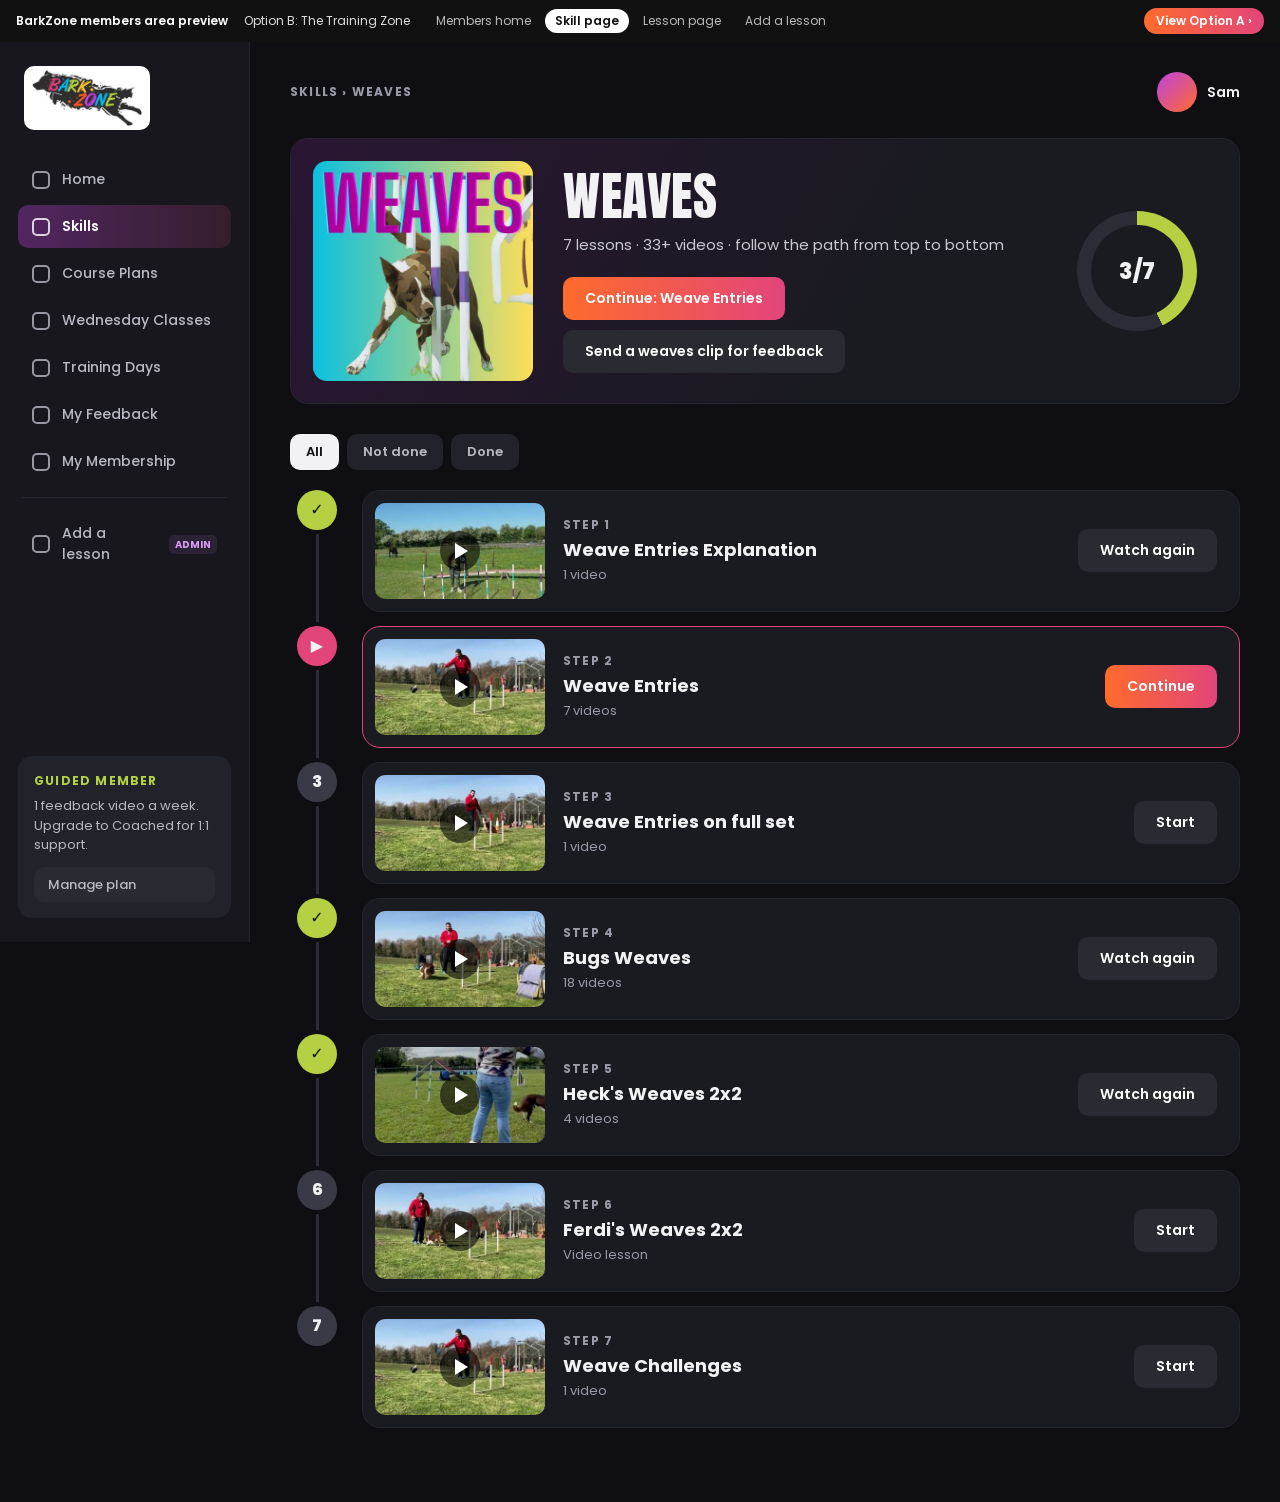
<file: b/weaves.html>
<!doctype html><html lang="en-GB"><head><meta charset="utf-8">
<meta name="viewport" content="width=device-width, initial-scale=1, viewport-fit=cover">
<meta name="robots" content="noindex, nofollow">
<title>Weaves | BarkZone members preview</title><link rel="preconnect" href="https://fonts.googleapis.com"><link href="https://fonts.googleapis.com/css2?family=Poppins:wght@400;500;600;700;800&family=Anton&display=swap" rel="stylesheet">
<link rel="stylesheet" href="../assets/demo.css"><link rel="stylesheet" href="b.css">
</head><body class=""><div class="pv"><a href="../index.html"><b>BarkZone members area preview</b></a><span>Option B: The Training Zone</span><nav><a href="index.html" class="">Members home</a><a href="weaves.html" class="on">Skill page</a><a href="weave-entries.html" class="">Lesson page</a><a href="add-lesson.html" class="">Add a lesson</a></nav><a class="sw" href="../a/weaves.html">View Option A ›</a></div><div class="app"><aside class="side"><a href="index.html" style="padding:0;background:none"><img class="logo" src="../img/logo.png" alt="BarkZone Agility"></a><a href="index.html" class=""><i></i>Home</a><a href="index.html#skills" class="on"><i></i>Skills</a><a href="#" class="" data-demo="Not part of this preview. This page gets the same new look in the real build."><i></i>Course Plans</a><a href="#" class="" data-demo="Not part of this preview. This page gets the same new look in the real build."><i></i>Wednesday Classes</a><a href="#" class="" data-demo="Not part of this preview. This page gets the same new look in the real build."><i></i>Training Days</a><a href="#" class="" data-demo="Not part of this preview. This page gets the same new look in the real build."><i></i>My Feedback</a><a href="#" class="" data-demo="Not part of this preview. This page gets the same new look in the real build."><i></i>My Membership</a><div class="sep"></div><a href="add-lesson.html" class=""><i></i>Add a lesson<span class="adm">ADMIN</span></a><div class="tier"><div class="lbl" style="color:#b5d043">Guided member</div><div style="font-size:13px;color:#b9b9c4;margin:6px 0 12px">1 feedback video a week. Upgrade to Coached for 1:1 support.</div><a class="btn g sm" href="#" data-demo="Opens the SureCart customer dashboard">Manage plan</a></div></aside><main class="main"><div class="mtop"><a href="index.html"><img class="logo" src="../img/logo.png" alt="BarkZone Agility"></a><div class="me"><i style="width:34px;height:34px"></i></div></div><div class="top"><div class="lbl"><a href="index.html">Skills</a> › Weaves</div><div class="me"><i></i>Sam</div></div><div class="panel shead"><img src="../img/weaves.jpg" alt="Weaves">
<div><div class="big">Weaves</div><div style="color:#c9c9d2;margin-top:10px;font-size:15px">7 lessons · 33+ videos · follow the path from top to bottom</div>
<div class="btns"><a class="btn" href="weave-entries.html">Continue: Weave Entries</a><a class="btn g" href="weave-entries.html#upload">Send a weaves clip for feedback</a></div></div>
<div class="ring" style="--p:43"><b>3/7</b></div></div>
<div class="filt"><button class="on" data-filter="all">All</button><button data-filter="todo">Not done</button><button data-filter="done">Done</button></div>
<div class="path"><div class="step" data-state="done"><div class="dot"><b>✓</b><div class="line"></div></div><div class="panel"><a class="thumb" href="#" data-demo="This preview has the Weave Entries lesson built. Every lesson gets the same page."><img src="../img/yt_yffzsbw73ei.jpg" alt="" loading="lazy"><span class="play"><i></i></span></a><div class="tx"><div class="lbl">Step 1</div><div style="font-size:18px;font-weight:700;margin-top:2px">Weave Entries Explanation</div><div class="muted" style="font-size:13px;margin-top:2px">1 video</div></div><a class="btn g" href="#" data-demo="This preview has the Weave Entries lesson built. Every lesson gets the same page.">Watch again</a></div></div><div class="step" data-state="progress"><div class="dot"><b>▶</b><div class="line"></div></div><div class="panel"><a class="thumb" href="weave-entries.html"><img src="../img/yt_k_3itnoujyc.jpg" alt="" loading="lazy"><span class="play"><i></i></span></a><div class="tx"><div class="lbl">Step 2</div><div style="font-size:18px;font-weight:700;margin-top:2px">Weave Entries</div><div class="muted" style="font-size:13px;margin-top:2px">7 videos</div></div><a class="btn " href="weave-entries.html">Continue</a></div></div><div class="step" data-state="todo"><div class="dot"><b>3</b><div class="line"></div></div><div class="panel"><a class="thumb" href="#" data-demo="This preview has the Weave Entries lesson built. Every lesson gets the same page."><img src="../img/yt_vkrzkg9vomm.jpg" alt="" loading="lazy"><span class="play"><i></i></span></a><div class="tx"><div class="lbl">Step 3</div><div style="font-size:18px;font-weight:700;margin-top:2px">Weave Entries on full set</div><div class="muted" style="font-size:13px;margin-top:2px">1 video</div></div><a class="btn g" href="#" data-demo="This preview has the Weave Entries lesson built. Every lesson gets the same page.">Start</a></div></div><div class="step" data-state="done"><div class="dot"><b>✓</b><div class="line"></div></div><div class="panel"><a class="thumb" href="#" data-demo="This preview has the Weave Entries lesson built. Every lesson gets the same page."><img src="../img/yt_hanzt6bwepe.jpg" alt="" loading="lazy"><span class="play"><i></i></span></a><div class="tx"><div class="lbl">Step 4</div><div style="font-size:18px;font-weight:700;margin-top:2px">Bugs Weaves</div><div class="muted" style="font-size:13px;margin-top:2px">18 videos</div></div><a class="btn g" href="#" data-demo="This preview has the Weave Entries lesson built. Every lesson gets the same page.">Watch again</a></div></div><div class="step" data-state="done"><div class="dot"><b>✓</b><div class="line"></div></div><div class="panel"><a class="thumb" href="#" data-demo="This preview has the Weave Entries lesson built. Every lesson gets the same page."><img src="../img/yt_jdhagjetawy.jpg" alt="" loading="lazy"><span class="play"><i></i></span></a><div class="tx"><div class="lbl">Step 5</div><div style="font-size:18px;font-weight:700;margin-top:2px">Heck&#x27;s Weaves 2x2</div><div class="muted" style="font-size:13px;margin-top:2px">4 videos</div></div><a class="btn g" href="#" data-demo="This preview has the Weave Entries lesson built. Every lesson gets the same page.">Watch again</a></div></div><div class="step" data-state="todo"><div class="dot"><b>6</b><div class="line"></div></div><div class="panel"><a class="thumb" href="#" data-demo="This preview has the Weave Entries lesson built. Every lesson gets the same page."><img src="../img/yt_9ighu9ilb5g.jpg" alt="" loading="lazy"><span class="play"><i></i></span></a><div class="tx"><div class="lbl">Step 6</div><div style="font-size:18px;font-weight:700;margin-top:2px">Ferdi&#x27;s Weaves 2x2</div><div class="muted" style="font-size:13px;margin-top:2px">Video lesson</div></div><a class="btn g" href="#" data-demo="This preview has the Weave Entries lesson built. Every lesson gets the same page.">Start</a></div></div><div class="step" data-state="todo"><div class="dot"><b>7</b><div class="line"></div></div><div class="panel"><a class="thumb" href="#" data-demo="This preview has the Weave Entries lesson built. Every lesson gets the same page."><img src="../img/yt_k_3itnoujyc.jpg" alt="" loading="lazy"><span class="play"><i></i></span></a><div class="tx"><div class="lbl">Step 7</div><div style="font-size:18px;font-weight:700;margin-top:2px">Weave Challenges</div><div class="muted" style="font-size:13px;margin-top:2px">1 video</div></div><a class="btn g" href="#" data-demo="This preview has the Weave Entries lesson built. Every lesson gets the same page.">Start</a></div></div></div></main></div><nav class="tabs"><a href="index.html" class=""><i></i>Home</a><a href="weaves.html" class="on"><i></i>Skills</a><a href="#" class="" data-demo="Not part of this preview. This page gets the same new look in the real build."><i></i>Plans</a><a href="#" class="" data-demo="Not part of this preview. This page gets the same new look in the real build."><i></i>Feedback</a><a href="add-lesson.html" class=""><i></i>Admin</a></nav><script src="../assets/demo.js"></script></body></html>
</file>
<file: assets/demo.css>
*{box-sizing:border-box;margin:0;padding:0}
html{-webkit-text-size-adjust:100%}
body{font-family:Poppins,system-ui,sans-serif;-webkit-font-smoothing:antialiased;line-height:1.5}
img{display:block;max-width:100%}
a{color:inherit;text-decoration:none}
button{font:inherit;cursor:pointer;border:0;background:none;color:inherit}
:root{--purple:#be42e1;--orange:#ff6b2c;--obar:#ff5a1f;--pink:#e2457a;--lime:#b5d043;--green:#2f9e44;--ink:#1e1e24;--muted:#6b6b76}

/* preview strip (not part of the design) */
.pv{background:#111;color:#ddd;font-size:12px;display:flex;align-items:center;gap:16px;padding:8px 16px;overflow-x:auto;white-space:nowrap;position:relative;z-index:60}
.pv b{color:#fff;font-weight:600}
.pv nav{display:flex;gap:4px}
.pv nav a{padding:3px 10px;border-radius:99px;color:#bbb}
.pv nav a.on{background:#fff;color:#111;font-weight:600}
.pv .sw{margin-left:auto;background:linear-gradient(90deg,#ff6b2c,#e2457a);color:#fff;font-weight:600;padding:4px 12px;border-radius:99px}

/* video thumbs */
.thumb{position:relative;overflow:hidden;background:#222;display:block}
.thumb img{width:100%;height:100%;object-fit:cover;transform:scale(1.34)}
.play{position:absolute;inset:0;display:grid;place-items:center}
.play i{width:56px;height:56px;border-radius:50%;background:rgba(0,0,0,.55);display:grid;place-items:center;transition:transform .2s}
.play i:after{content:"";border-left:18px solid #fff;border-top:11px solid transparent;border-bottom:11px solid transparent;margin-left:5px}
.thumb:hover .play i{transform:scale(1.08)}
.play.lg i{width:84px;height:84px}
.play.lg i:after{border-left-width:26px;border-top-width:16px;border-bottom-width:16px;margin-left:7px}

.toast{position:fixed;left:50%;bottom:24px;transform:translate(-50%,30px);opacity:0;pointer-events:none;background:#111;color:#fff;font-size:14px;padding:12px 18px;border-radius:12px;max-width:min(92vw,520px);text-align:center;box-shadow:0 10px 30px rgba(0,0,0,.3);transition:.25s;z-index:100}
.toast.on{opacity:1;transform:translate(-50%,0)}

/* drop zone */
.drop{display:block;border:2px dashed currentColor;border-radius:12px;padding:22px;text-align:center;font-size:13px;cursor:pointer;transition:.2s}
.drop input{position:absolute;width:1px;height:1px;opacity:0}
.drop.over{transform:scale(1.02)}

/* add lesson preview thumb */
.pv-thumb{aspect-ratio:16/9;display:grid;place-items:center;font-size:13px;position:relative;overflow:hidden}
.pv-thumb img{position:absolute;inset:0;width:100%;height:100%;object-fit:cover;transform:scale(1.34);display:none}
.pv-thumb.has img{display:block}
.pv-thumb.has span{display:none}
[hidden]{display:none!important}
</file>
<file: a/a.css>
body{background:#f7f5f9;color:var(--ink)}
.obar{background:var(--obar);color:#fff;font-size:13px;padding:8px 0}
.obar .w{display:flex;gap:26px}
.w{max-width:1180px;margin:0 auto;padding:0 32px}
.nav{background:#fff;border-bottom:1px solid #eee;position:relative}
.nav .w{display:flex;align-items:center;gap:30px;padding-top:10px;padding-bottom:10px}
.nav .logo{height:58px;width:auto}
.links{display:flex;gap:24px;font-size:14px;font-weight:500;flex:1;justify-content:center}
.links a{padding:6px 0;border-bottom:2px solid transparent}
.links a:hover{color:var(--purple)}
.links a.on{color:var(--purple);font-weight:600;border-color:var(--purple)}
.adm{font-size:10px;font-weight:700;background:#f1e3f8;color:var(--purple);padding:2px 6px;border-radius:5px;margin-left:4px;vertical-align:2px}
.me{display:flex;align-items:center;gap:10px;font-size:14px;font-weight:600}
.me i{width:38px;height:38px;border-radius:50%;background:linear-gradient(135deg,var(--purple),var(--pink));display:inline-block}
.burger{display:none;font-size:26px;line-height:1;padding:4px 8px}
.band{background:var(--purple);color:#fff;padding:34px 0}
.band h1{font-size:clamp(26px,4vw,34px);font-weight:700;line-height:1.2}
.band p{opacity:.92;margin-top:6px;font-size:15px}
.crumb{font-size:13px;opacity:.85;margin-bottom:6px}.crumb a:hover{text-decoration:underline}
.chip{display:inline-block;background:#fff;color:var(--purple);font-weight:700;font-size:12px;padding:5px 12px;border-radius:99px;margin-left:10px;vertical-align:middle;letter-spacing:.04em}
.card{background:#fff;border-radius:16px;box-shadow:0 2px 12px rgba(40,10,60,.07)}
a.card{transition:transform .2s,box-shadow .2s}a.card:hover{transform:translateY(-3px);box-shadow:0 8px 24px rgba(40,10,60,.12)}
.btn{display:inline-block;background:var(--orange);color:#fff;font-weight:600;font-size:14px;padding:11px 22px;border-radius:10px;text-align:center;transition:filter .2s}
.btn:hover{filter:brightness(1.07)}
.btn.ghost{background:#fff;color:var(--ink);border:1.5px solid #ddd}
.btn.pink{background:var(--pink)}.btn.green{background:var(--green)}
.btn.sm{padding:8px 16px;font-size:13px}
.bar{height:8px;background:#eee;border-radius:99px;overflow:hidden}.bar i{display:block;height:100%;background:linear-gradient(90deg,var(--purple),var(--pink))}
h2.sec{font-size:22px;font-weight:700;margin:42px 0 16px}
.muted{color:var(--muted)}
.slimfoot{background:var(--lime);margin-top:56px;padding:22px 0}
.slimfoot .w{display:flex;justify-content:space-between;align-items:center;gap:16px;font-weight:600;flex-wrap:wrap}
.slimfoot .wa{display:flex;gap:12px}.slimfoot .wa a{background:#fff;padding:9px 16px;border-radius:10px;font-size:14px}
/* hub */
.hero{display:grid;grid-template-columns:1.6fr 1fr;gap:24px;padding-top:34px}
.cont{display:flex;overflow:hidden}
.cont .thumb{width:46%;min-height:220px;flex:none}
.cont .txt{padding:26px 28px;flex:1}
.eyebrow{color:var(--pink);font-weight:700;font-size:12px;letter-spacing:.08em}
.acts{display:grid;gap:14px}
.act{padding:18px 20px;display:flex;justify-content:space-between;align-items:center;gap:12px}
.act b{display:block}.act small{color:var(--muted);font-size:13px}
.tiles{display:grid;grid-template-columns:repeat(4,1fr);gap:22px}
.tile{overflow:hidden}.tile img{width:100%;aspect-ratio:1;object-fit:cover}
.tile .tx{padding:14px 16px 16px}.tile .row{display:flex;justify-content:space-between;font-weight:700;gap:8px}
.tile .row span{font-weight:500;color:var(--muted);font-size:13px;white-space:nowrap}
.more{display:grid;grid-template-columns:repeat(3,1fr);gap:22px}
.more a{display:flex;overflow:hidden;align-items:center}.more img{width:110px;height:110px;object-fit:cover;flex:none}.more div{padding:0 20px}
/* skill page */
.skill-head{display:flex;align-items:center;gap:28px}
.skill-head img{width:120px;height:120px;border-radius:14px;object-fit:cover;border:4px solid #fff;flex:none}
.prog{display:flex;align-items:center;gap:14px;margin-top:12px}
.tools{display:flex;justify-content:space-between;align-items:center;margin:34px 0 18px;gap:16px;flex-wrap:wrap}
.filt{display:flex;gap:8px}
.filt button{padding:8px 16px;border-radius:10px;font-size:13px;font-weight:600;background:#fff;border:1.5px solid #ddd}
.filt button.on{background:var(--orange);border-color:var(--orange);color:#fff}
.lessons{display:grid;grid-template-columns:repeat(3,1fr);gap:22px}
.lessons .thumb{aspect-ratio:16/9}
.num{position:absolute;top:12px;left:12px;background:#fff;border-radius:99px;font-weight:700;font-size:12px;padding:4px 10px}
.lessons .tx{padding:16px 18px}
.lessons .meta{display:flex;justify-content:space-between;margin-top:8px;font-size:13px}
.s-done{color:var(--green);font-weight:700}.s-progress{color:var(--pink);font-weight:700}.s-todo{color:var(--muted)}
/* lesson page */
.lesson{display:grid;grid-template-columns:minmax(0,1.85fr) minmax(0,1fr);gap:26px;margin-top:34px}
.player{aspect-ratio:16/9}
.ph{padding:20px 24px;display:flex;justify-content:space-between;align-items:center;gap:16px;flex-wrap:wrap}
.ph h2{font-size:22px;font-weight:700}
.navbtns{display:flex;gap:10px}
.notes{padding:22px 24px;margin-top:22px}
.notes p{color:var(--muted);font-size:14px;line-height:1.7}
.pl{padding:16px}
.pl-h{display:flex;justify-content:space-between;font-weight:700;padding:4px 6px 12px}
.part{display:flex;gap:12px;align-items:center;padding:10px;border-radius:10px;cursor:pointer;width:100%;text-align:left}
.part:hover{background:#f6f0fa}
.part.current{background:#fbeef6}
.part .thumb{width:96px;height:54px;border-radius:6px;flex:none}
.part b{display:block;font-size:13px;font-weight:600;line-height:1.35}
.part .st{font-size:12px;color:var(--muted)}
.part.watched .st{color:var(--green)}.part.current .st{color:var(--pink)}
.fin{padding:20px;margin-top:22px;text-align:center}
.fin .btn{display:block;margin-top:14px}
/* add lesson */
.add{display:grid;grid-template-columns:minmax(0,1.5fr) minmax(0,1fr);gap:26px;margin-top:34px;align-items:start}
.form{padding:26px 28px}
.form h2{font-size:19px;margin-bottom:4px}
.fld{margin-top:18px}
.fld label,.lab{display:block;font-weight:600;font-size:14px;margin-bottom:6px}
.fld small{display:block;color:var(--muted);font-size:12px;margin-top:4px}
input[type=text],input[type=url],select,textarea{width:100%;font:inherit;font-size:14px;padding:11px 14px;border:1.5px solid #ddd;border-radius:10px;background:#fff;color:var(--ink)}
input:focus,select:focus,textarea:focus{outline:none;border-color:var(--purple);box-shadow:0 0 0 3px rgba(190,66,225,.15)}
textarea{min-height:110px;resize:vertical}
.vid-row{background:#faf7fc;border:1px solid #eee5f3;border-radius:12px;padding:14px;margin-bottom:10px}
.vid-top{display:flex;justify-content:space-between;align-items:center;font-size:13px;font-weight:700;margin-bottom:8px}
.vid-ok{color:var(--green);font-weight:700;margin-left:8px}
.vid-x{color:var(--muted);font-size:13px}
.vid-row .two{display:grid;grid-template-columns:1.3fr 1fr;gap:10px}
.checks{display:flex;gap:18px;flex-wrap:wrap;font-size:14px}
.checks label{display:flex;gap:6px;align-items:center;font-weight:500}
.checks input{accent-color:var(--purple);width:17px;height:17px}
.file{display:block;border:1.5px dashed #ccc;border-radius:10px;padding:14px;font-size:13px;color:var(--muted);text-align:center}
.form .go{display:flex;gap:10px;margin-top:24px;flex-wrap:wrap}
.preview{position:sticky;top:20px}
.preview .pv-thumb{background:#ece6f0;color:var(--muted);border-radius:16px 16px 0 0}
.done-msg{margin-top:18px;padding:16px 18px;border-radius:12px;background:#eaf6ec;color:#1d6b2f;font-size:14px}
@media (max-width:980px){
 .tiles{grid-template-columns:repeat(2,1fr)}.more,.lessons{grid-template-columns:repeat(2,1fr)}
 .hero,.lesson,.add{grid-template-columns:1fr}
 .preview{position:static}
}
@media (max-width:860px){
 .obar{display:none}
 .burger{display:block}
 .links{display:none;position:absolute;left:0;right:0;top:100%;background:#fff;flex-direction:column;gap:0;padding:8px 16px 16px;box-shadow:0 12px 20px rgba(0,0,0,.08);z-index:50}
 .links a{padding:12px 4px;border-bottom:1px solid #f0f0f0}
 .links a.on{border-color:#f0f0f0}
 .menu-open .links{display:flex}
 .nav .w{justify-content:space-between}
 .me span{display:none}
}
@media (max-width:620px){
 .w{padding:0 16px}
 .nav .logo{height:46px}
 .band{padding:22px 0}
 .chip{margin:8px 0 0;display:table}
 .cont{flex-direction:column}.cont .thumb{width:100%;min-height:0;aspect-ratio:16/9}
 .cont .txt{padding:20px}
 .tiles{gap:14px}.tile .tx{padding:10px 12px 12px}.tile .row{flex-direction:column;gap:0;font-size:14px}
 .more,.lessons{grid-template-columns:1fr}
 .skill-head{gap:16px}.skill-head img{width:84px;height:84px}
 .prog .bar{width:140px!important}
 .ph{padding:16px}.navbtns{width:100%}.navbtns .btn{flex:1}
 .form{padding:20px}
 .vid-row .two{grid-template-columns:1fr}
 .slimfoot .w{justify-content:center;text-align:center}
}
</file>
<file: b/b.css>
body{background:#0f0f13;color:#f2f2f5}
.app{display:grid;grid-template-columns:250px minmax(0,1fr);min-height:100vh}
.side{background:#17171d;padding:24px 18px;display:flex;flex-direction:column;gap:4px;border-right:1px solid #24242c;position:sticky;top:0;height:100vh;overflow-y:auto}
.side .logo{height:64px;width:auto;margin:0 0 24px 6px;background:#fff;border-radius:10px;padding:4px 8px;align-self:flex-start}
.side a{display:flex;gap:12px;align-items:center;padding:11px 14px;border-radius:10px;font-size:14px;font-weight:500;color:#b9b9c4;transition:.15s}
.side a:hover{background:#202028;color:#fff}
.side a.on{background:linear-gradient(90deg,rgba(190,66,225,.35),rgba(226,69,122,.15));color:#fff;font-weight:600}
.side a i{width:18px;height:18px;border-radius:5px;border:2px solid currentColor;opacity:.8;flex:none}
.side .sep{height:1px;background:#26262f;margin:10px 4px}
.adm{font-size:10px;font-weight:700;background:#2c2236;color:#d79bf0;padding:2px 6px;border-radius:5px;margin-left:auto}
.tier{margin-top:auto;background:#22222b;border-radius:14px;padding:16px}
.main{padding:30px 40px 60px;min-width:0}
.top{display:flex;justify-content:space-between;align-items:center;margin-bottom:26px;gap:16px}
.mtop{display:none}
.big{font-family:Anton,sans-serif;font-size:clamp(34px,5vw,52px);letter-spacing:.01em;line-height:1.05;text-transform:uppercase}
.grad{background:linear-gradient(90deg,#ff6b2c,#e2457a,#be42e1,#4fc3f7);-webkit-background-clip:text;background-clip:text;color:transparent}
.panel{background:#1a1a21;border:1px solid #26262f;border-radius:18px}
a.panel{transition:transform .2s,border-color .2s}a.panel:hover{transform:translateY(-3px);border-color:#3a3a46}
.btn{display:inline-block;background:linear-gradient(90deg,#ff6b2c,#e2457a);color:#fff;font-weight:600;font-size:14px;padding:11px 22px;border-radius:10px;text-align:center;transition:filter .2s}
.btn:hover{filter:brightness(1.1)}
.btn.g{background:#2a2a33}.btn.lime{background:#b5d043;color:#111}
.btn.sm{padding:8px 14px;font-size:13px}
.lbl{font-size:12px;font-weight:700;letter-spacing:.1em;color:#9a9aa8;text-transform:uppercase}
.muted{color:#9a9aa8}
.ring{--p:50;width:58px;height:58px;border-radius:50%;background:conic-gradient(#b5d043 calc(var(--p)*1%),#2c2c36 0);display:grid;place-items:center;flex:none;transition:background .4s}
.ring b{width:76%;height:76%;border-radius:50%;background:#1a1a21;display:grid;place-items:center;font-size:12px}
.me{display:flex;align-items:center;gap:10px;font-size:14px;font-weight:600}.me i{width:40px;height:40px;border-radius:50%;background:linear-gradient(135deg,#be42e1,#ff6b2c)}
.tabs{display:none}
/* hub */
.stats{display:grid;grid-template-columns:repeat(4,1fr);gap:18px}
.stat{padding:18px 20px}.stat .v{font-size:30px;font-weight:800;margin-top:6px;line-height:1.2}
.duo{display:grid;grid-template-columns:1.5fr 1fr;gap:18px;margin-top:18px}
.focus{overflow:hidden;display:grid;grid-template-columns:1.1fr 1fr}
.focus .thumb{min-height:260px}
.track{height:8px;background:#2c2c36;border-radius:99px;margin:18px 0 22px}.track i{display:block;height:100%;border-radius:99px;background:linear-gradient(90deg,#ff6b2c,#be42e1)}
.pill{background:#b5d043;color:#111;font-weight:700;font-size:11px;padding:3px 9px;border-radius:99px}
.rail{display:grid;grid-template-columns:repeat(4,1fr);gap:18px}
.rail a{overflow:hidden}.rail img{width:100%;aspect-ratio:1;object-fit:cover}
.rail .tx{padding:14px 16px;display:flex;justify-content:space-between;align-items:center;gap:8px}
.sec{display:flex;justify-content:space-between;align-items:end;margin:34px 0 16px}
/* skill */
.shead{display:grid;grid-template-columns:220px 1fr auto;gap:30px;align-items:center;padding:22px;margin-bottom:30px;background:linear-gradient(120deg,#2a1633,#1a1a21 60%)}
.shead>img{width:220px;height:220px;border-radius:14px;object-fit:cover}
.shead .ring{width:120px;height:120px;margin-right:20px}.shead .ring b{font-size:22px;font-weight:800}
.btns{display:flex;gap:10px;margin-top:20px;flex-wrap:wrap}
.filt{display:flex;gap:8px;margin-bottom:20px}
.filt button{padding:8px 16px;border-radius:10px;font-size:13px;font-weight:600;background:#22222b;color:#b9b9c4}
.filt button.on{background:#f2f2f5;color:#111}
.path{max-width:980px}
.step{display:grid;grid-template-columns:54px minmax(0,1fr);gap:18px}
.step .dot{display:flex;flex-direction:column;align-items:center}
.step .dot b{width:40px;height:40px;border-radius:50%;display:grid;place-items:center;font-weight:800;background:#3a3a46}
.step[data-state=done] .dot b{background:#b5d043;color:#111}.step[data-state=progress] .dot b{background:#e2457a}
.step .line{flex:1;width:3px;background:#2c2c36;margin:4px 0}
.step:last-child .line{display:none}
.step .panel{display:flex;gap:18px;align-items:center;padding:12px;margin-bottom:14px}
.step[data-state=progress] .panel{border-color:#e2457a}
.step .thumb{width:170px;height:96px;border-radius:10px;flex:none}
.step .play i{width:40px;height:40px}.step .play i:after{border-left-width:13px;border-top-width:8px;border-bottom-width:8px;margin-left:3px}
.step .tx{flex:1;min-width:0}
.step .btn{margin-right:10px;flex:none}
/* lesson */
.lesson{display:grid;grid-template-columns:minmax(0,1fr) 340px;gap:22px}
.player{aspect-ratio:16/9;border-radius:18px}
.lh{display:flex;justify-content:space-between;align-items:center;margin:20px 0;gap:16px;flex-wrap:wrap}
.lh h1{font-size:26px;font-weight:700;margin-top:4px;line-height:1.25}
.chips{display:flex;gap:14px;overflow-x:auto;padding:4px 4px 10px;scrollbar-width:thin}
.part{flex:none;width:200px;text-align:left}
.part .thumb{height:112px;border-radius:10px}
.part.current .thumb{outline:3px solid #e2457a;outline-offset:2px}
.part .tick{display:none;position:absolute;top:8px;left:8px;background:#b5d043;color:#111;font-size:11px;font-weight:800;padding:2px 8px;border-radius:99px}
.part.watched .tick{display:block}
.part b{display:block;font-size:13px;font-weight:600;margin-top:8px}
.part .st{font-size:12px;color:#9a9aa8}.part.current .st{color:#e2457a}.part.watched .st{color:#b5d043}
.aside{display:grid;gap:18px;align-content:start}
.aside .panel{padding:20px}
.drop{color:#3a3a46;margin-top:14px}.drop .drop-msg{color:#9a9aa8}.drop .drop-msg b{color:#fff}
.drop:hover,.drop.over{color:#e2457a}.drop.has-file{color:#b5d043}
/* add lesson */
.add{display:grid;grid-template-columns:minmax(0,1.5fr) minmax(0,1fr);gap:22px;align-items:start}
.form{padding:26px 28px}
.form h2{font-size:19px;margin-bottom:4px}
.fld{margin-top:18px}
.fld label,.lab{display:block;font-weight:600;font-size:14px;margin-bottom:6px}
.fld small{display:block;color:#9a9aa8;font-size:12px;margin-top:6px}
input[type=text],input[type=url],select,textarea{width:100%;font:inherit;font-size:14px;padding:11px 14px;border:1.5px solid #30303a;border-radius:10px;background:#121217;color:#f2f2f5}
input::placeholder,textarea::placeholder{color:#6a6a76}
input:focus,select:focus,textarea:focus{outline:none;border-color:#e2457a;box-shadow:0 0 0 3px rgba(226,69,122,.2)}
textarea{min-height:110px;resize:vertical}
.vid-row{background:#15151b;border:1px solid #2a2a33;border-radius:12px;padding:14px;margin-bottom:10px}
.vid-top{display:flex;justify-content:space-between;align-items:center;font-size:13px;font-weight:700;margin-bottom:8px}
.vid-ok{color:#b5d043;margin-left:8px}.vid-x{color:#9a9aa8;font-size:13px}
.vid-row .two{display:grid;grid-template-columns:1.3fr 1fr;gap:10px}
.checks{display:flex;gap:18px;flex-wrap:wrap;font-size:14px}.checks label{display:flex;gap:6px;align-items:center;font-weight:500}
.checks input{accent-color:#e2457a;width:17px;height:17px}
.file{display:block;border:1.5px dashed #3a3a46;border-radius:10px;padding:14px;font-size:13px;color:#9a9aa8;text-align:center;cursor:pointer}
.go{display:flex;gap:10px;margin-top:24px;flex-wrap:wrap}
.preview{position:sticky;top:20px}
.preview .pv-thumb{background:#22222b;color:#9a9aa8;border-radius:18px 18px 0 0}
.done-msg{margin-top:18px;padding:16px 18px;border-radius:12px;background:#24301a;color:#cfe68a;font-size:14px}
@media (max-width:1180px){.stats,.rail{grid-template-columns:repeat(2,1fr)}.duo,.lesson,.add{grid-template-columns:1fr}.preview{position:static}}
@media (max-width:900px){
 .app{display:block}
 .side{display:none}
 .main{padding:16px 16px 96px}
 .top{display:none}
 .mtop{display:flex;justify-content:space-between;align-items:center;margin-bottom:18px}
 .mtop .logo{height:42px;width:auto;background:#fff;border-radius:8px;padding:3px 6px}
 .tabs{display:flex;position:fixed;left:0;right:0;bottom:0;background:#17171d;border-top:1px solid #26262f;justify-content:space-around;padding:10px 0 calc(10px + env(safe-area-inset-bottom));z-index:40}
 .tabs a{font-size:11px;color:#9a9aa8;display:flex;flex-direction:column;align-items:center;gap:4px}
 .tabs a i{width:20px;height:20px;border-radius:6px;border:2px solid currentColor}
 .tabs a.on{color:#fff;font-weight:700}
 .toast{bottom:84px}
 .shead{grid-template-columns:1fr;text-align:left;gap:16px}
 .shead>img{width:120px;height:120px}
 .shead .ring{display:none}
}
@media (max-width:620px){
 .stats{gap:12px}.stat{padding:14px}.stat .v{font-size:22px}
 .focus{grid-template-columns:1fr}.focus .thumb{min-height:0;aspect-ratio:16/9}
 .rail{gap:12px}.rail .tx{padding:10px 12px}.rail .ring{width:44px;height:44px}.rail .ring b{font-size:10px}
 .step{grid-template-columns:34px minmax(0,1fr);gap:10px}.step .dot b{width:30px;height:30px;font-size:13px}
 .step .panel{flex-wrap:wrap;gap:12px}.step .thumb{width:100%;height:auto;aspect-ratio:16/9}.step .btn{margin:0;width:100%}
 .part{width:150px}.part .thumb{height:84px}
 .lh h1{font-size:21px}.lh .btns{width:100%;margin:0}.lh .btns .btn{flex:1}
 .form{padding:20px}.vid-row .two{grid-template-columns:1fr}
}
</file>
